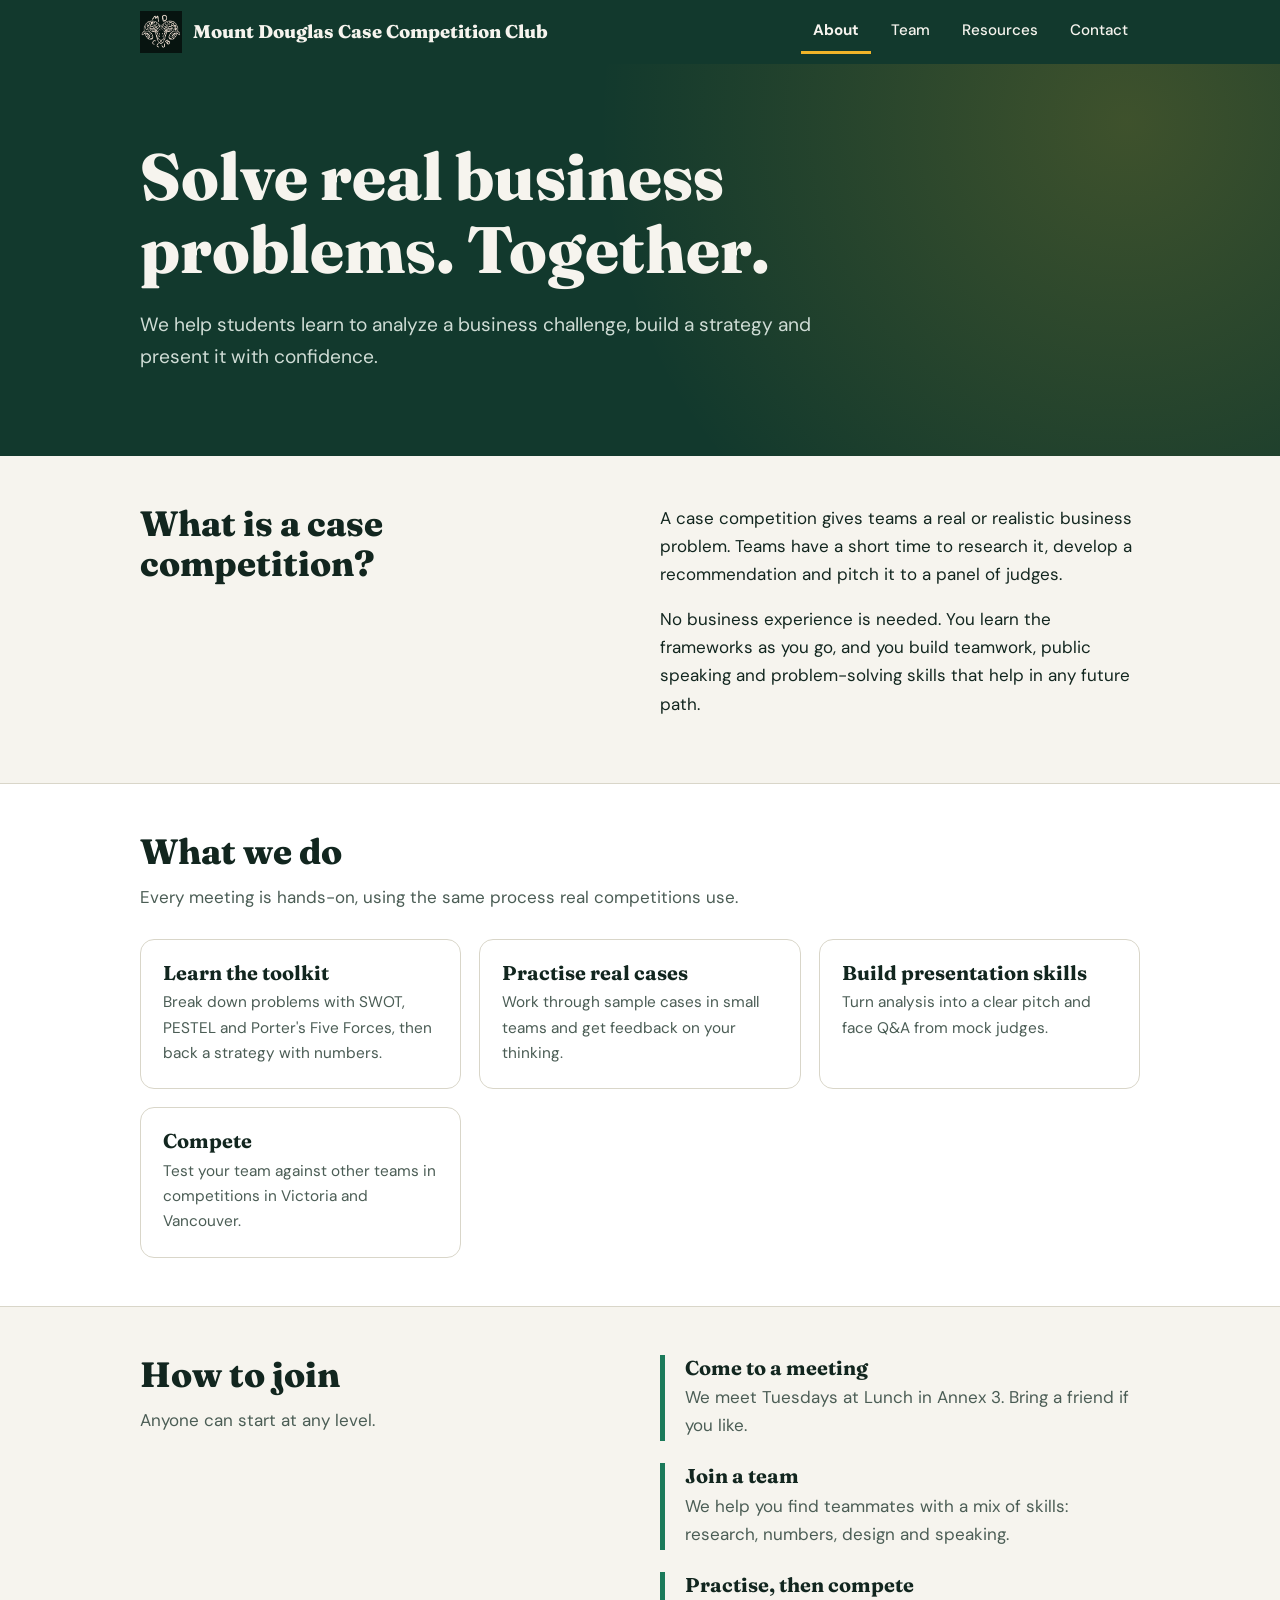
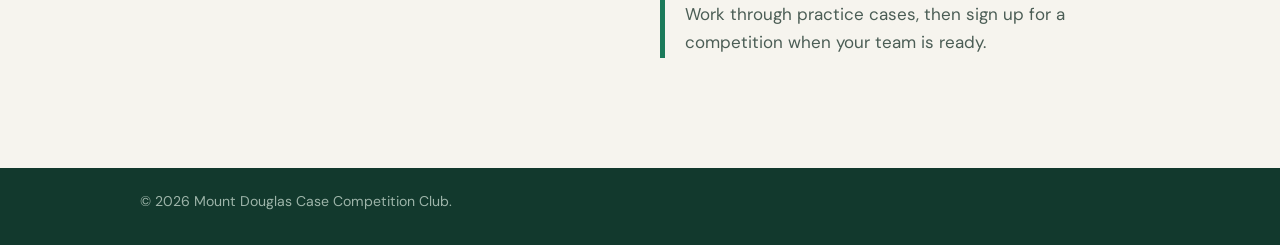
<file: index.html>
<!DOCTYPE html>
<html lang="en">
<head>
<meta charset="utf-8">
<meta name="viewport" content="width=device-width, initial-scale=1">
<title>About | Mount Douglas Case Competition Club</title>
<meta name="description" content="A student club that teaches business case analysis and presentation skills.">
<link rel="preconnect" href="https://fonts.googleapis.com">
<link rel="preconnect" href="https://fonts.gstatic.com" crossorigin>
<link href="https://fonts.googleapis.com/css2?family=Fraunces:opsz,wght@9..144,600;9..144,800&family=DM+Sans:wght@400;500;700&display=swap" rel="stylesheet">
<link rel="stylesheet" href="style.css">
<link rel="icon" type="image/png" href="assets/favicon.png">
</head>
<body>
<header><div class="wrap">
<a class="logo" href="./">
<img src="assets/mdcc-logo.png" alt="Mount Douglas Case Competition Club logo">
<span>Mount Douglas Case Competition Club</span>
</a>
<nav aria-label="Main"><a href="./" aria-current="page">About</a><a href="team/">Team</a><a href="resources/">Resources</a><a href="contact/">Contact</a></nav>
</div></header>
<main>
<div class="hero"><div class="wrap">
<h1>Solve real business problems. Together.</h1>
<p>We help students learn to analyze a business challenge, build a strategy and present it with confidence.</p>
</div></div>
<section><div class="wrap two">
<div><h2>What is a case competition?</h2></div>
<div>
<p style="margin-top:0">A case competition gives teams a real or realistic business problem. Teams have a short time to research it, develop a recommendation and pitch it to a panel of judges.</p>
<p>No business experience is needed. You learn the frameworks as you go, and you build teamwork, public speaking and problem-solving skills that help in any future path.</p>
</div></div></section>
<section class="band"><div class="wrap">
<h2>What we do</h2>
<p class="intro">Every meeting is hands-on, using the same process real competitions use.</p>
<div class="cards">
<div class="card"><h3>Learn the toolkit</h3><p>Break down problems with SWOT, PESTEL and Porter's Five Forces, then back a strategy with numbers.</p></div>
<div class="card"><h3>Practise real cases</h3><p>Work through sample cases in small teams and get feedback on your thinking.</p></div>
<div class="card"><h3>Build presentation skills</h3><p>Turn analysis into a clear pitch and face Q&amp;A from mock judges.</p></div>
<div class="card"><h3>Compete</h3><p>Test your team against other teams in competitions in Victoria and Vancouver.</p></div>
</div></div></section>
<section><div class="wrap two">
<div><h2>How to join</h2><p class="intro" style="margin-bottom:0">Anyone can start at any level.</p></div>
<div>
<div class="step"><h3>Come to a meeting</h3><p>We meet Tuesdays at Lunch in Annex 3. Bring a friend if you like.</p></div>
<div class="step"><h3>Join a team</h3><p>We help you find teammates with a mix of skills: research, numbers, design and speaking.</p></div>
<div class="step"><h3>Practise, then compete</h3><p>Work through practice cases, then sign up for a competition when your team is ready.</p></div>
</div></div></section>
</main>
<footer><div class="wrap">&copy; 2026 Mount Douglas Case Competition Club.</div></footer>
</body>
</html>
</file>
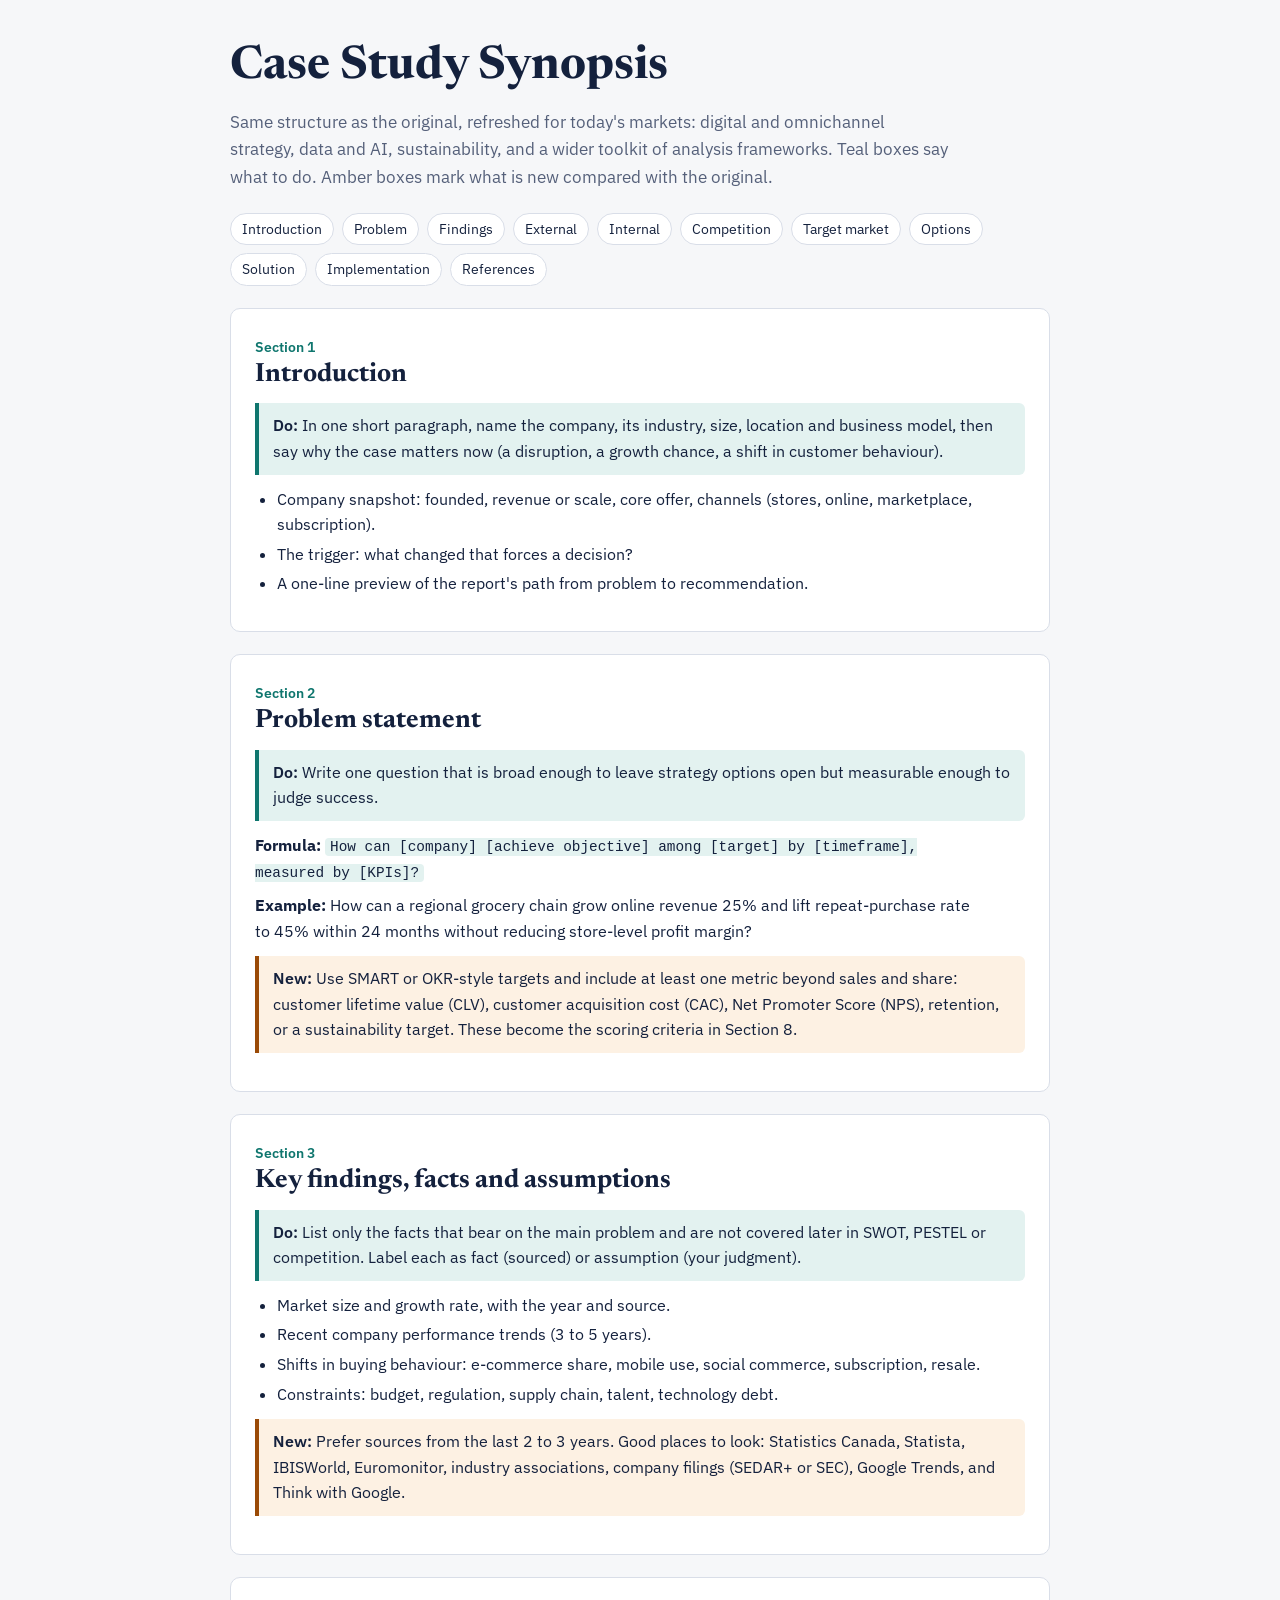
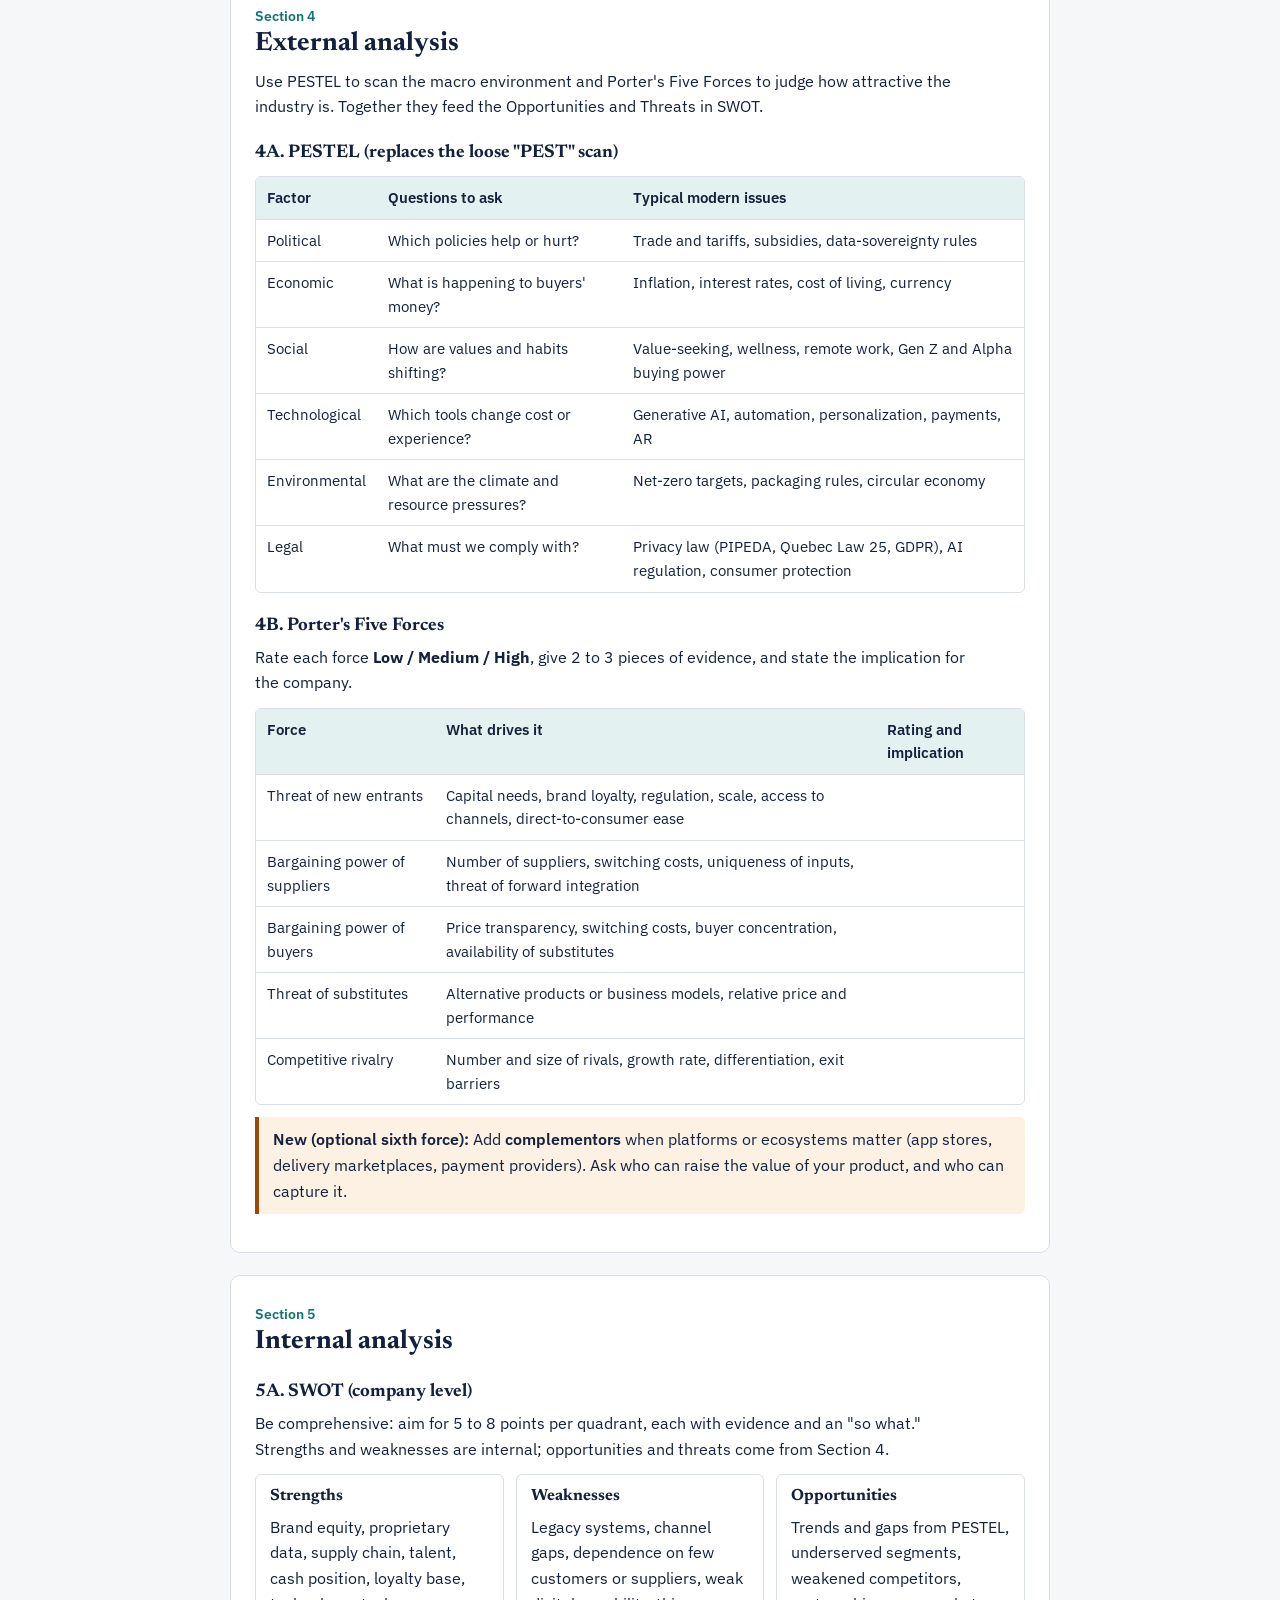
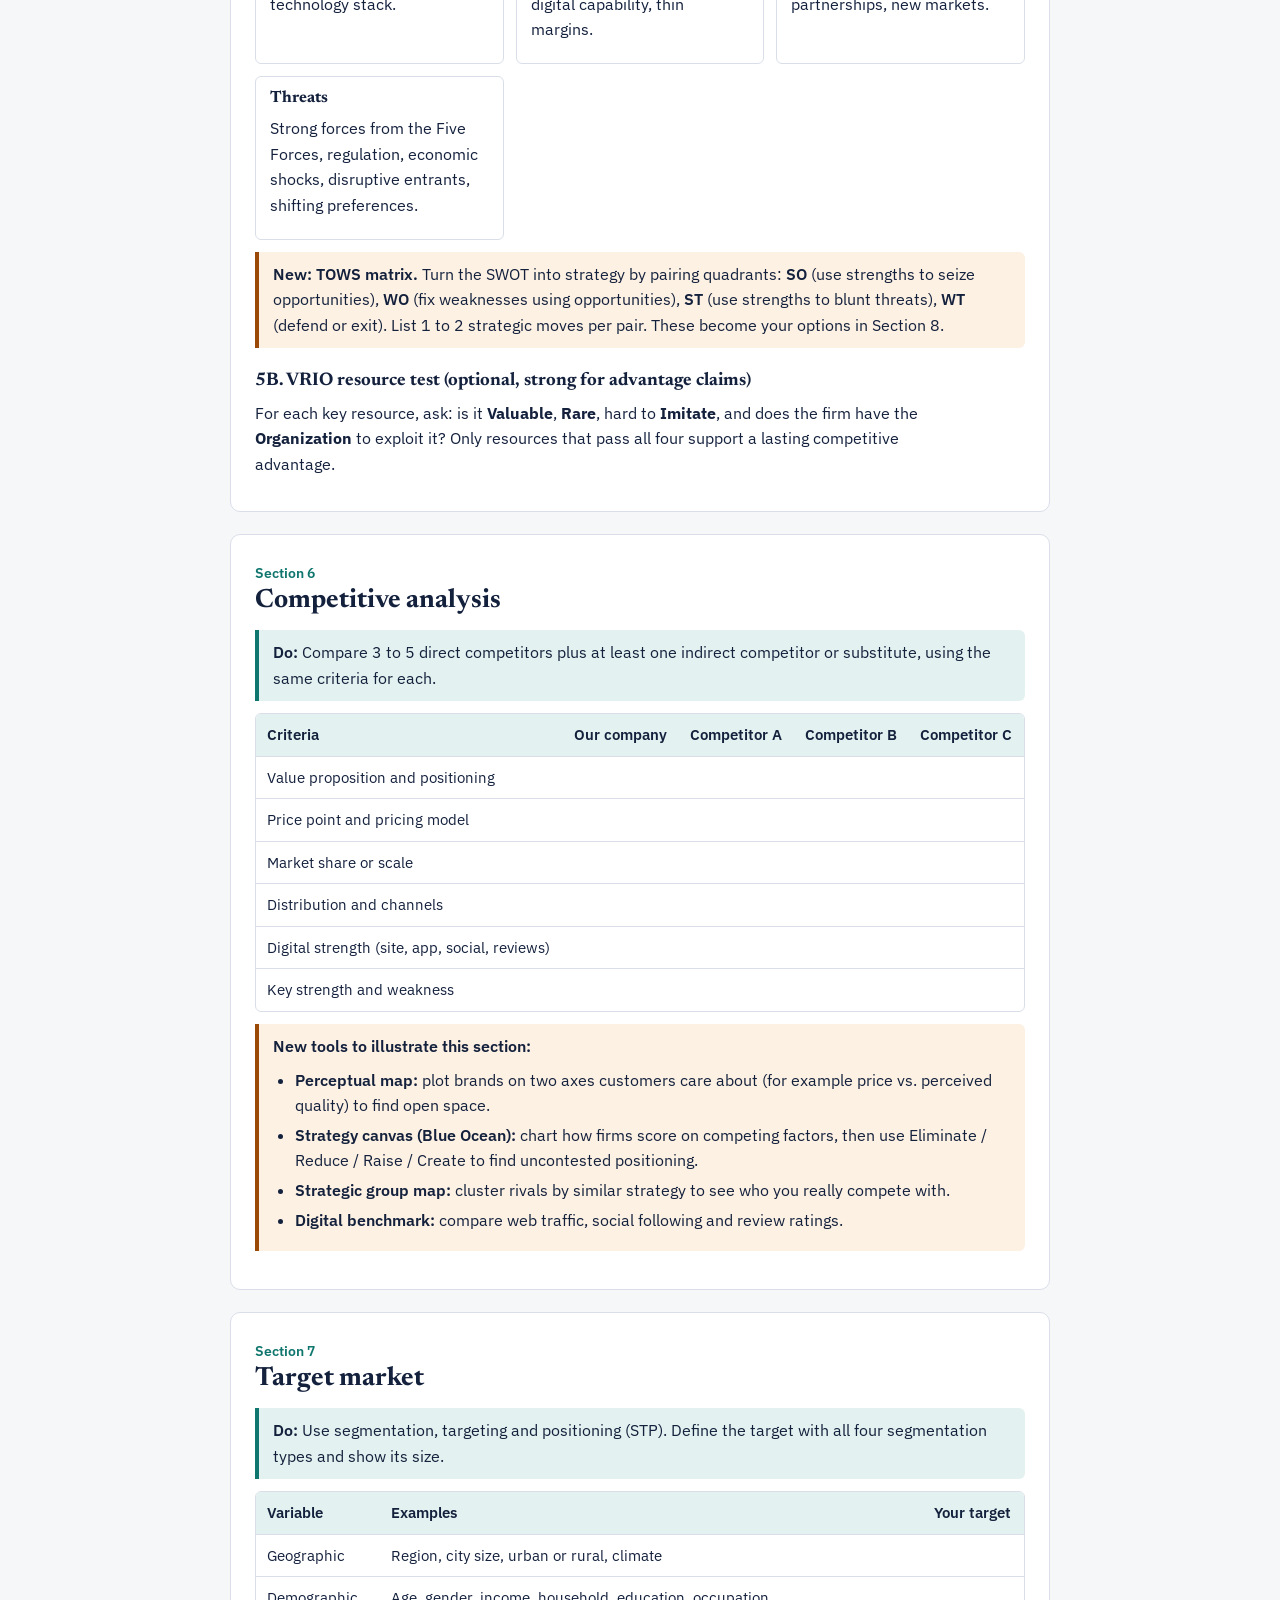
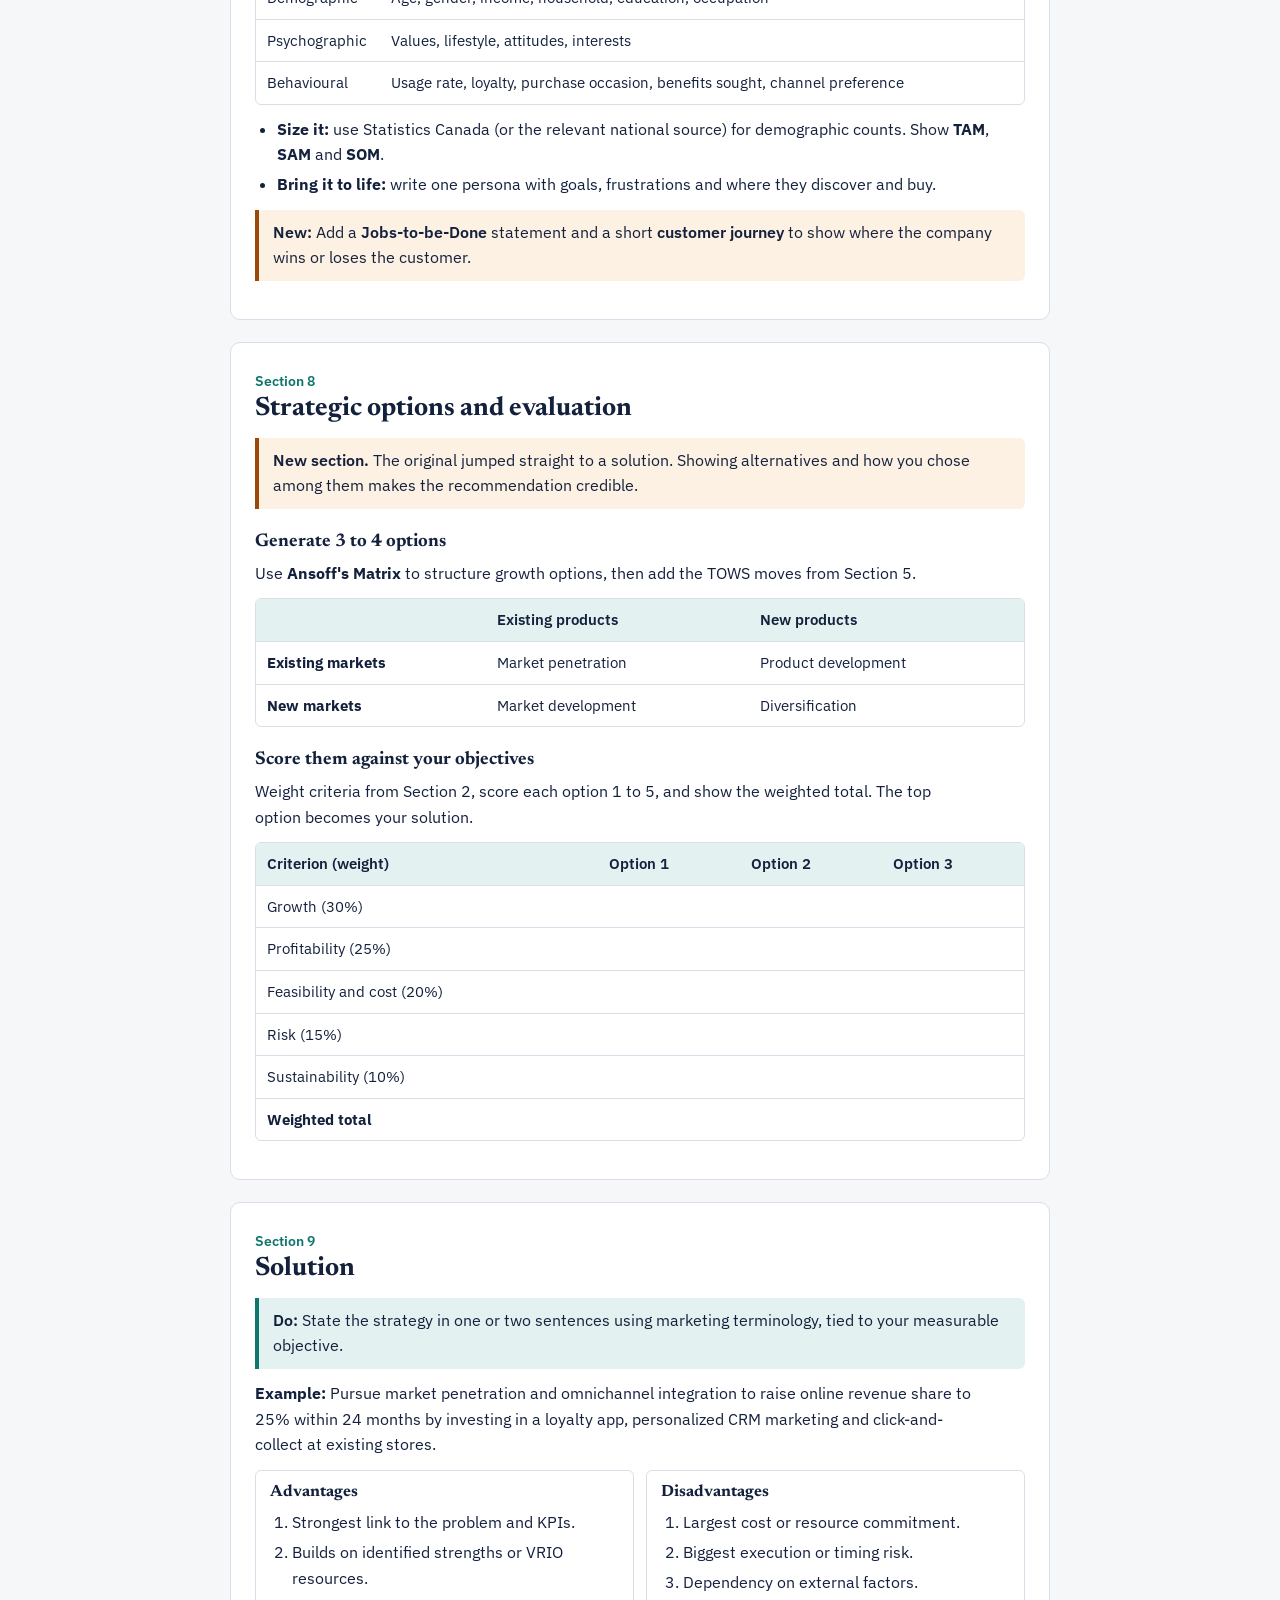
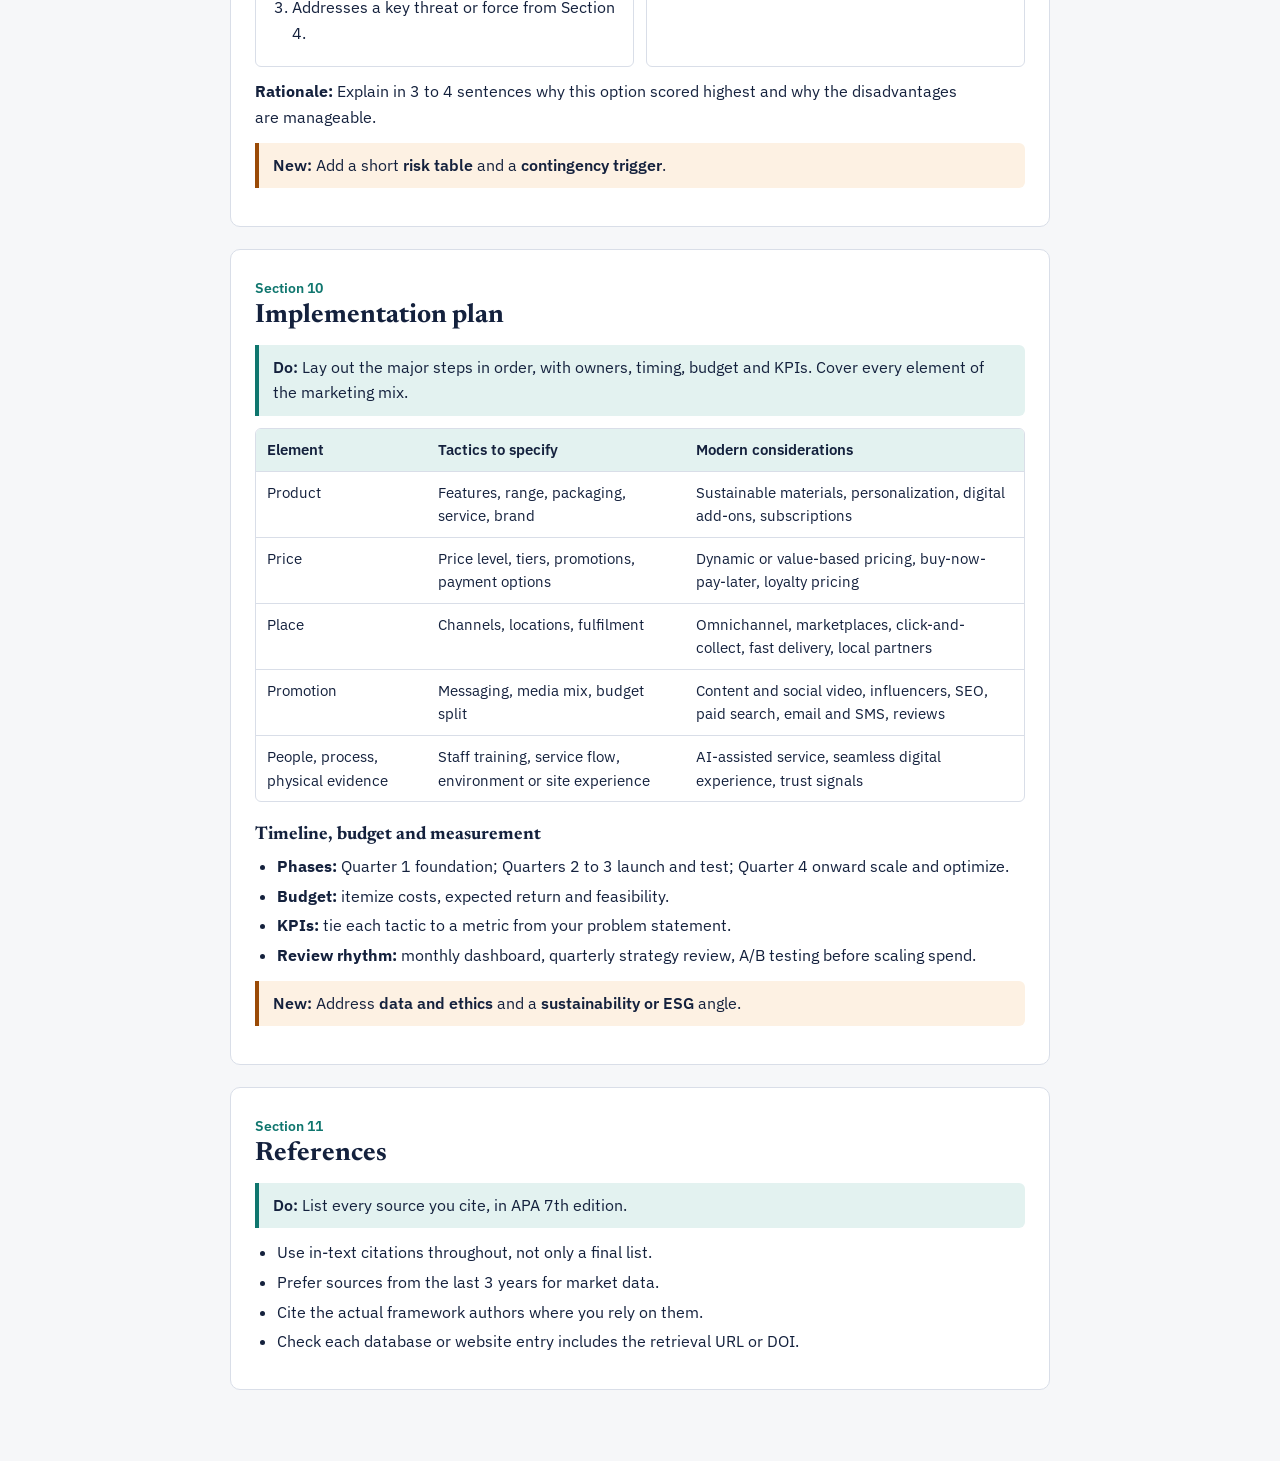
<file: case-study-synopsis/index.html>
<!DOCTYPE html>
<html lang="en">
<head>
<meta charset="utf-8">
<meta name="viewport" content="width=device-width, initial-scale=1, viewport-fit=cover">
<title>Case Study Synopsis</title>
<link rel="preconnect" href="https://fonts.googleapis.com">
<link rel="preconnect" href="https://fonts.gstatic.com" crossorigin>
<link href="https://fonts.googleapis.com/css2?family=Newsreader:opsz,wght@6..72,500;6..72,700&family=IBM+Plex+Sans:wght@400;500;600&display=swap" rel="stylesheet">
<style>
:root{--bg:#f6f7f9;--surface:#fff;--ink:#14213d;--muted:#55607a;--line:#d9dee8;--accent:#0f766e;--tint:#e3f2f0;--note:#9a4a06;--notebg:#fdf1e3;box-sizing:border-box;padding-top:env(safe-area-inset-top,0px);padding-bottom:env(safe-area-inset-bottom,0px)}
@media (prefers-color-scheme:dark){:root:not([data-theme="light"]){--bg:#0f1524;--surface:#172036;--ink:#e8ecf5;--muted:#9aa6c0;--line:#2a3550;--accent:#4fd1c0;--tint:#14333a;--note:#f3b574;--notebg:#2b2218}}
:root[data-theme="dark"]{--bg:#0f1524;--surface:#172036;--ink:#e8ecf5;--muted:#9aa6c0;--line:#2a3550;--accent:#4fd1c0;--tint:#14333a;--note:#f3b574;--notebg:#2b2218}
*,*::before,*::after{box-sizing:inherit}html{scroll-padding-top:env(safe-area-inset-top,0px)}body{margin:0;background:var(--bg);color:var(--ink);font:400 16px/1.6 "IBM Plex Sans",system-ui,sans-serif}main{max-width:860px;margin:0 auto;padding:40px 20px 72px}h1,h2,h3{font-family:Newsreader,Georgia,serif;line-height:1.2;margin:0}h1{font-size:clamp(2rem,5vw,2.9rem);font-weight:700}h2{font-size:1.65rem;font-weight:700;margin:0 0 6px}h3{font-size:1.15rem;font-weight:700;margin:22px 0 6px}p{margin:8px 0;max-width:72ch}.lede{color:var(--muted);font-size:1.08rem;margin-top:12px}section{background:var(--surface);border:1px solid var(--line);border-radius:10px;padding:26px 24px;margin-top:22px}.step{color:var(--accent);font-weight:600;font-size:.9rem;margin-bottom:2px}.do{border-left:4px solid var(--accent);background:var(--tint);padding:10px 14px;border-radius:0 6px 6px 0;margin:12px 0}.new{border-left:4px solid var(--note);background:var(--notebg);padding:10px 14px;border-radius:0 6px 6px 0;margin:12px 0}.new b,.do b{font-weight:600}ul,ol{margin:8px 0;padding-left:22px}li{margin:4px 0}.wrap{overflow-x:auto;margin:12px 0;border:1px solid var(--line);border-radius:6px}table{border-collapse:collapse;width:100%;min-width:560px;font-size:.92rem}th,td{text-align:left;vertical-align:top;padding:9px 11px;border-bottom:1px solid var(--line)}th{background:var(--tint);font-weight:600}tr:last-child td{border-bottom:0}.grid{display:grid;grid-template-columns:repeat(auto-fit,minmax(240px,1fr));gap:12px;margin:12px 0}.grid>div{border:1px solid var(--line);border-radius:6px;padding:12px 14px}.grid h3{margin-top:0;font-size:1.02rem}nav{margin-top:22px;display:flex;flex-wrap:wrap;gap:8px}nav a{color:var(--ink);text-decoration:none;border:1px solid var(--line);background:var(--surface);padding:4px 11px;border-radius:99px;font-size:.88rem}nav a:hover,nav a:focus-visible{border-color:var(--accent);outline:2px solid var(--accent);outline-offset:1px}code{background:var(--tint);padding:1px 5px;border-radius:4px;font-size:.9em}
</style>
<link rel="icon" type="image/png" href="../assets/favicon.png">
</head>
<body>
<main>
<header>
<h1>Case Study Synopsis</h1>
<p class="lede">Same structure as the original, refreshed for today's markets: digital and omnichannel strategy, data and AI, sustainability, and a wider toolkit of analysis frameworks. Teal boxes say what to do. Amber boxes mark what is new compared with the original.</p>
<nav aria-label="Sections"><a href="#s1">Introduction</a><a href="#s2">Problem</a><a href="#s3">Findings</a><a href="#s4">External</a><a href="#s5">Internal</a><a href="#s6">Competition</a><a href="#s7">Target market</a><a href="#s8">Options</a><a href="#s9">Solution</a><a href="#s10">Implementation</a><a href="#s11">References</a></nav>
</header>
<section id="s1"><div class="step">Section 1</div><h2>Introduction</h2><div class="do"><b>Do:</b> In one short paragraph, name the company, its industry, size, location and business model, then say why the case matters now (a disruption, a growth chance, a shift in customer behaviour).</div><ul><li>Company snapshot: founded, revenue or scale, core offer, channels (stores, online, marketplace, subscription).</li><li>The trigger: what changed that forces a decision?</li><li>A one-line preview of the report's path from problem to recommendation.</li></ul></section>
<section id="s2"><div class="step">Section 2</div><h2>Problem statement</h2><div class="do"><b>Do:</b> Write one question that is broad enough to leave strategy options open but measurable enough to judge success.</div><p><b>Formula:</b> <code>How can [company] [achieve objective] among [target] by [timeframe], measured by [KPIs]?</code></p><p><b>Example:</b> How can a regional grocery chain grow online revenue 25% and lift repeat-purchase rate to 45% within 24 months without reducing store-level profit margin?</p><div class="new"><b>New:</b> Use SMART or OKR-style targets and include at least one metric beyond sales and share: customer lifetime value (CLV), customer acquisition cost (CAC), Net Promoter Score (NPS), retention, or a sustainability target. These become the scoring criteria in Section 8.</div></section>
<section id="s3"><div class="step">Section 3</div><h2>Key findings, facts and assumptions</h2><div class="do"><b>Do:</b> List only the facts that bear on the main problem and are not covered later in SWOT, PESTEL or competition. Label each as fact (sourced) or assumption (your judgment).</div><ul><li>Market size and growth rate, with the year and source.</li><li>Recent company performance trends (3 to 5 years).</li><li>Shifts in buying behaviour: e-commerce share, mobile use, social commerce, subscription, resale.</li><li>Constraints: budget, regulation, supply chain, talent, technology debt.</li></ul><div class="new"><b>New:</b> Prefer sources from the last 2 to 3 years. Good places to look: Statistics Canada, Statista, IBISWorld, Euromonitor, industry associations, company filings (SEDAR+ or SEC), Google Trends, and Think with Google.</div></section>
<section id="s4"><div class="step">Section 4</div><h2>External analysis</h2><p>Use PESTEL to scan the macro environment and Porter's Five Forces to judge how attractive the industry is. Together they feed the Opportunities and Threats in SWOT.</p><h3>4A. PESTEL (replaces the loose "PEST" scan)</h3><div class="wrap"><table><tr><th>Factor</th><th>Questions to ask</th><th>Typical modern issues</th></tr><tr><td>Political</td><td>Which policies help or hurt?</td><td>Trade and tariffs, subsidies, data-sovereignty rules</td></tr><tr><td>Economic</td><td>What is happening to buyers' money?</td><td>Inflation, interest rates, cost of living, currency</td></tr><tr><td>Social</td><td>How are values and habits shifting?</td><td>Value-seeking, wellness, remote work, Gen Z and Alpha buying power</td></tr><tr><td>Technological</td><td>Which tools change cost or experience?</td><td>Generative AI, automation, personalization, payments, AR</td></tr><tr><td>Environmental</td><td>What are the climate and resource pressures?</td><td>Net-zero targets, packaging rules, circular economy</td></tr><tr><td>Legal</td><td>What must we comply with?</td><td>Privacy law (PIPEDA, Quebec Law 25, GDPR), AI regulation, consumer protection</td></tr></table></div><h3>4B. Porter's Five Forces</h3><p>Rate each force <b>Low / Medium / High</b>, give 2 to 3 pieces of evidence, and state the implication for the company.</p><div class="wrap"><table><tr><th>Force</th><th>What drives it</th><th>Rating and implication</th></tr><tr><td>Threat of new entrants</td><td>Capital needs, brand loyalty, regulation, scale, access to channels, direct-to-consumer ease</td><td></td></tr><tr><td>Bargaining power of suppliers</td><td>Number of suppliers, switching costs, uniqueness of inputs, threat of forward integration</td><td></td></tr><tr><td>Bargaining power of buyers</td><td>Price transparency, switching costs, buyer concentration, availability of substitutes</td><td></td></tr><tr><td>Threat of substitutes</td><td>Alternative products or business models, relative price and performance</td><td></td></tr><tr><td>Competitive rivalry</td><td>Number and size of rivals, growth rate, differentiation, exit barriers</td><td></td></tr></table></div><div class="new"><b>New (optional sixth force):</b> Add <b>complementors</b> when platforms or ecosystems matter (app stores, delivery marketplaces, payment providers). Ask who can raise the value of your product, and who can capture it.</div></section>
<section id="s5"><div class="step">Section 5</div><h2>Internal analysis</h2><h3>5A. SWOT (company level)</h3><p>Be comprehensive: aim for 5 to 8 points per quadrant, each with evidence and an "so what." Strengths and weaknesses are internal; opportunities and threats come from Section 4.</p><div class="grid"><div><h3>Strengths</h3><p>Brand equity, proprietary data, supply chain, talent, cash position, loyalty base, technology stack.</p></div><div><h3>Weaknesses</h3><p>Legacy systems, channel gaps, dependence on few customers or suppliers, weak digital capability, thin margins.</p></div><div><h3>Opportunities</h3><p>Trends and gaps from PESTEL, underserved segments, weakened competitors, partnerships, new markets.</p></div><div><h3>Threats</h3><p>Strong forces from the Five Forces, regulation, economic shocks, disruptive entrants, shifting preferences.</p></div></div><div class="new"><b>New: TOWS matrix.</b> Turn the SWOT into strategy by pairing quadrants: <b>SO</b> (use strengths to seize opportunities), <b>WO</b> (fix weaknesses using opportunities), <b>ST</b> (use strengths to blunt threats), <b>WT</b> (defend or exit). List 1 to 2 strategic moves per pair. These become your options in Section 8.</div><h3>5B. VRIO resource test (optional, strong for advantage claims)</h3><p>For each key resource, ask: is it <b>Valuable</b>, <b>Rare</b>, hard to <b>Imitate</b>, and does the firm have the <b>Organization</b> to exploit it? Only resources that pass all four support a lasting competitive advantage.</p></section>
<section id="s6"><div class="step">Section 6</div><h2>Competitive analysis</h2><div class="do"><b>Do:</b> Compare 3 to 5 direct competitors plus at least one indirect competitor or substitute, using the same criteria for each.</div><div class="wrap"><table><tr><th>Criteria</th><th>Our company</th><th>Competitor A</th><th>Competitor B</th><th>Competitor C</th></tr><tr><td>Value proposition and positioning</td><td></td><td></td><td></td><td></td></tr><tr><td>Price point and pricing model</td><td></td><td></td><td></td><td></td></tr><tr><td>Market share or scale</td><td></td><td></td><td></td><td></td></tr><tr><td>Distribution and channels</td><td></td><td></td><td></td><td></td></tr><tr><td>Digital strength (site, app, social, reviews)</td><td></td><td></td><td></td><td></td></tr><tr><td>Key strength and weakness</td><td></td><td></td><td></td><td></td></tr></table></div><div class="new"><b>New tools to illustrate this section:</b><ul><li><b>Perceptual map:</b> plot brands on two axes customers care about (for example price vs. perceived quality) to find open space.</li><li><b>Strategy canvas (Blue Ocean):</b> chart how firms score on competing factors, then use Eliminate / Reduce / Raise / Create to find uncontested positioning.</li><li><b>Strategic group map:</b> cluster rivals by similar strategy to see who you really compete with.</li><li><b>Digital benchmark:</b> compare web traffic, social following and review ratings.</li></ul></div></section>
<section id="s7"><div class="step">Section 7</div><h2>Target market</h2><div class="do"><b>Do:</b> Use segmentation, targeting and positioning (STP). Define the target with all four segmentation types and show its size.</div><div class="wrap"><table><tr><th>Variable</th><th>Examples</th><th>Your target</th></tr><tr><td>Geographic</td><td>Region, city size, urban or rural, climate</td><td></td></tr><tr><td>Demographic</td><td>Age, gender, income, household, education, occupation</td><td></td></tr><tr><td>Psychographic</td><td>Values, lifestyle, attitudes, interests</td><td></td></tr><tr><td>Behavioural</td><td>Usage rate, loyalty, purchase occasion, benefits sought, channel preference</td><td></td></tr></table></div><ul><li><b>Size it:</b> use Statistics Canada (or the relevant national source) for demographic counts. Show <b>TAM</b>, <b>SAM</b> and <b>SOM</b>.</li><li><b>Bring it to life:</b> write one persona with goals, frustrations and where they discover and buy.</li></ul><div class="new"><b>New:</b> Add a <b>Jobs-to-be-Done</b> statement and a short <b>customer journey</b> to show where the company wins or loses the customer.</div></section>
<section id="s8"><div class="step">Section 8</div><h2>Strategic options and evaluation</h2><div class="new"><b>New section.</b> The original jumped straight to a solution. Showing alternatives and how you chose among them makes the recommendation credible.</div><h3>Generate 3 to 4 options</h3><p>Use <b>Ansoff's Matrix</b> to structure growth options, then add the TOWS moves from Section 5.</p><div class="wrap"><table><tr><th></th><th>Existing products</th><th>New products</th></tr><tr><td><b>Existing markets</b></td><td>Market penetration</td><td>Product development</td></tr><tr><td><b>New markets</b></td><td>Market development</td><td>Diversification</td></tr></table></div><h3>Score them against your objectives</h3><p>Weight criteria from Section 2, score each option 1 to 5, and show the weighted total. The top option becomes your solution.</p><div class="wrap"><table><tr><th>Criterion (weight)</th><th>Option 1</th><th>Option 2</th><th>Option 3</th></tr><tr><td>Growth (30%)</td><td></td><td></td><td></td></tr><tr><td>Profitability (25%)</td><td></td><td></td><td></td></tr><tr><td>Feasibility and cost (20%)</td><td></td><td></td><td></td></tr><tr><td>Risk (15%)</td><td></td><td></td><td></td></tr><tr><td>Sustainability (10%)</td><td></td><td></td><td></td></tr><tr><td><b>Weighted total</b></td><td></td><td></td><td></td></tr></table></div></section>
<section id="s9"><div class="step">Section 9</div><h2>Solution</h2><div class="do"><b>Do:</b> State the strategy in one or two sentences using marketing terminology, tied to your measurable objective.</div><p><b>Example:</b> Pursue market penetration and omnichannel integration to raise online revenue share to 25% within 24 months by investing in a loyalty app, personalized CRM marketing and click-and-collect at existing stores.</p><div class="grid"><div><h3>Advantages</h3><ol><li>Strongest link to the problem and KPIs.</li><li>Builds on identified strengths or VRIO resources.</li><li>Addresses a key threat or force from Section 4.</li></ol></div><div><h3>Disadvantages</h3><ol><li>Largest cost or resource commitment.</li><li>Biggest execution or timing risk.</li><li>Dependency on external factors.</li></ol></div></div><p><b>Rationale:</b> Explain in 3 to 4 sentences why this option scored highest and why the disadvantages are manageable.</p><div class="new"><b>New:</b> Add a short <b>risk table</b> and a <b>contingency trigger</b>.</div></section>
<section id="s10"><div class="step">Section 10</div><h2>Implementation plan</h2><div class="do"><b>Do:</b> Lay out the major steps in order, with owners, timing, budget and KPIs. Cover every element of the marketing mix.</div><div class="wrap"><table><tr><th>Element</th><th>Tactics to specify</th><th>Modern considerations</th></tr><tr><td>Product</td><td>Features, range, packaging, service, brand</td><td>Sustainable materials, personalization, digital add-ons, subscriptions</td></tr><tr><td>Price</td><td>Price level, tiers, promotions, payment options</td><td>Dynamic or value-based pricing, buy-now-pay-later, loyalty pricing</td></tr><tr><td>Place</td><td>Channels, locations, fulfilment</td><td>Omnichannel, marketplaces, click-and-collect, fast delivery, local partners</td></tr><tr><td>Promotion</td><td>Messaging, media mix, budget split</td><td>Content and social video, influencers, SEO, paid search, email and SMS, reviews</td></tr><tr><td>People, process, physical evidence</td><td>Staff training, service flow, environment or site experience</td><td>AI-assisted service, seamless digital experience, trust signals</td></tr></table></div><h3>Timeline, budget and measurement</h3><ul><li><b>Phases:</b> Quarter 1 foundation; Quarters 2 to 3 launch and test; Quarter 4 onward scale and optimize.</li><li><b>Budget:</b> itemize costs, expected return and feasibility.</li><li><b>KPIs:</b> tie each tactic to a metric from your problem statement.</li><li><b>Review rhythm:</b> monthly dashboard, quarterly strategy review, A/B testing before scaling spend.</li></ul><div class="new"><b>New:</b> Address <b>data and ethics</b> and a <b>sustainability or ESG</b> angle.</div></section>
<section id="s11"><div class="step">Section 11</div><h2>References</h2><div class="do"><b>Do:</b> List every source you cite, in APA 7th edition.</div><ul><li>Use in-text citations throughout, not only a final list.</li><li>Prefer sources from the last 3 years for market data.</li><li>Cite the actual framework authors where you rely on them.</li><li>Check each database or website entry includes the retrieval URL or DOI.</li></ul></section>
</main>
</body>
</html>
</file>
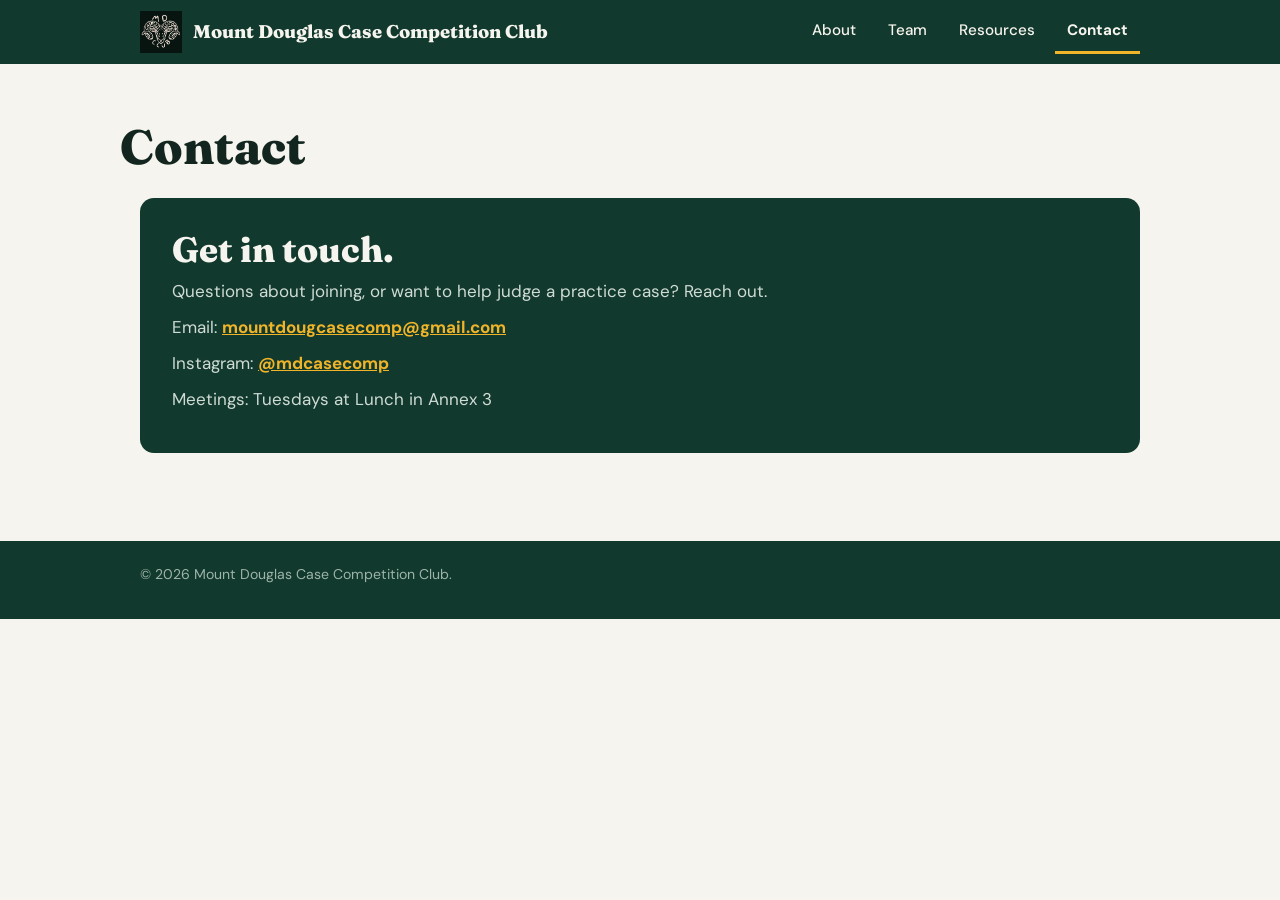
<file: contact/index.html>
<!DOCTYPE html>
<html lang="en">
<head>
<meta charset="utf-8">
<meta name="viewport" content="width=device-width, initial-scale=1">
<title>Contact | Mount Douglas Case Competition Club</title>
<meta name="description" content="How to reach the Mount Douglas Case Competition Club.">
<link rel="preconnect" href="https://fonts.googleapis.com">
<link rel="preconnect" href="https://fonts.gstatic.com" crossorigin>
<link href="https://fonts.googleapis.com/css2?family=Fraunces:opsz,wght@9..144,600;9..144,800&family=DM+Sans:wght@400;500;700&display=swap" rel="stylesheet">
<link rel="stylesheet" href="../style.css">
<link rel="icon" type="image/png" href="../assets/favicon.png">
</head>
<body>
<header><div class="wrap">
<a class="logo" href="../">
<img src="../assets/mdcc-logo.png" alt="Mount Douglas Case Competition Club logo">
<span>Mount Douglas Case Competition Club</span>
</a>
<nav aria-label="Main"><a href="../">About</a><a href="../team/">Team</a><a href="../resources/">Resources</a><a href="../contact/" aria-current="page">Contact</a></nav>
</div></header>
<main>
<div class="wrap page-title"><h1>Contact</h1></div>
<section style="padding-top:16px"><div class="wrap"><div class="contact-box">
<h2>Get in touch.</h2>
<p>Questions about joining, or want to help judge a practice case? Reach out.</p>
<p>Email: <a href="mailto:mountdougcasecomp@gmail.com">mountdougcasecomp@gmail.com</a> </p>
<p>Instagram: <a href="https://www.instagram.com/mdcasecomp">@mdcasecomp</a> </p>
<p>Meetings: Tuesdays at Lunch in Annex 3</p>
</div></div></section>
</main>
<footer><div class="wrap">&copy; 2026 Mount Douglas Case Competition Club.</div></footer>
</body>
</html>
</file>
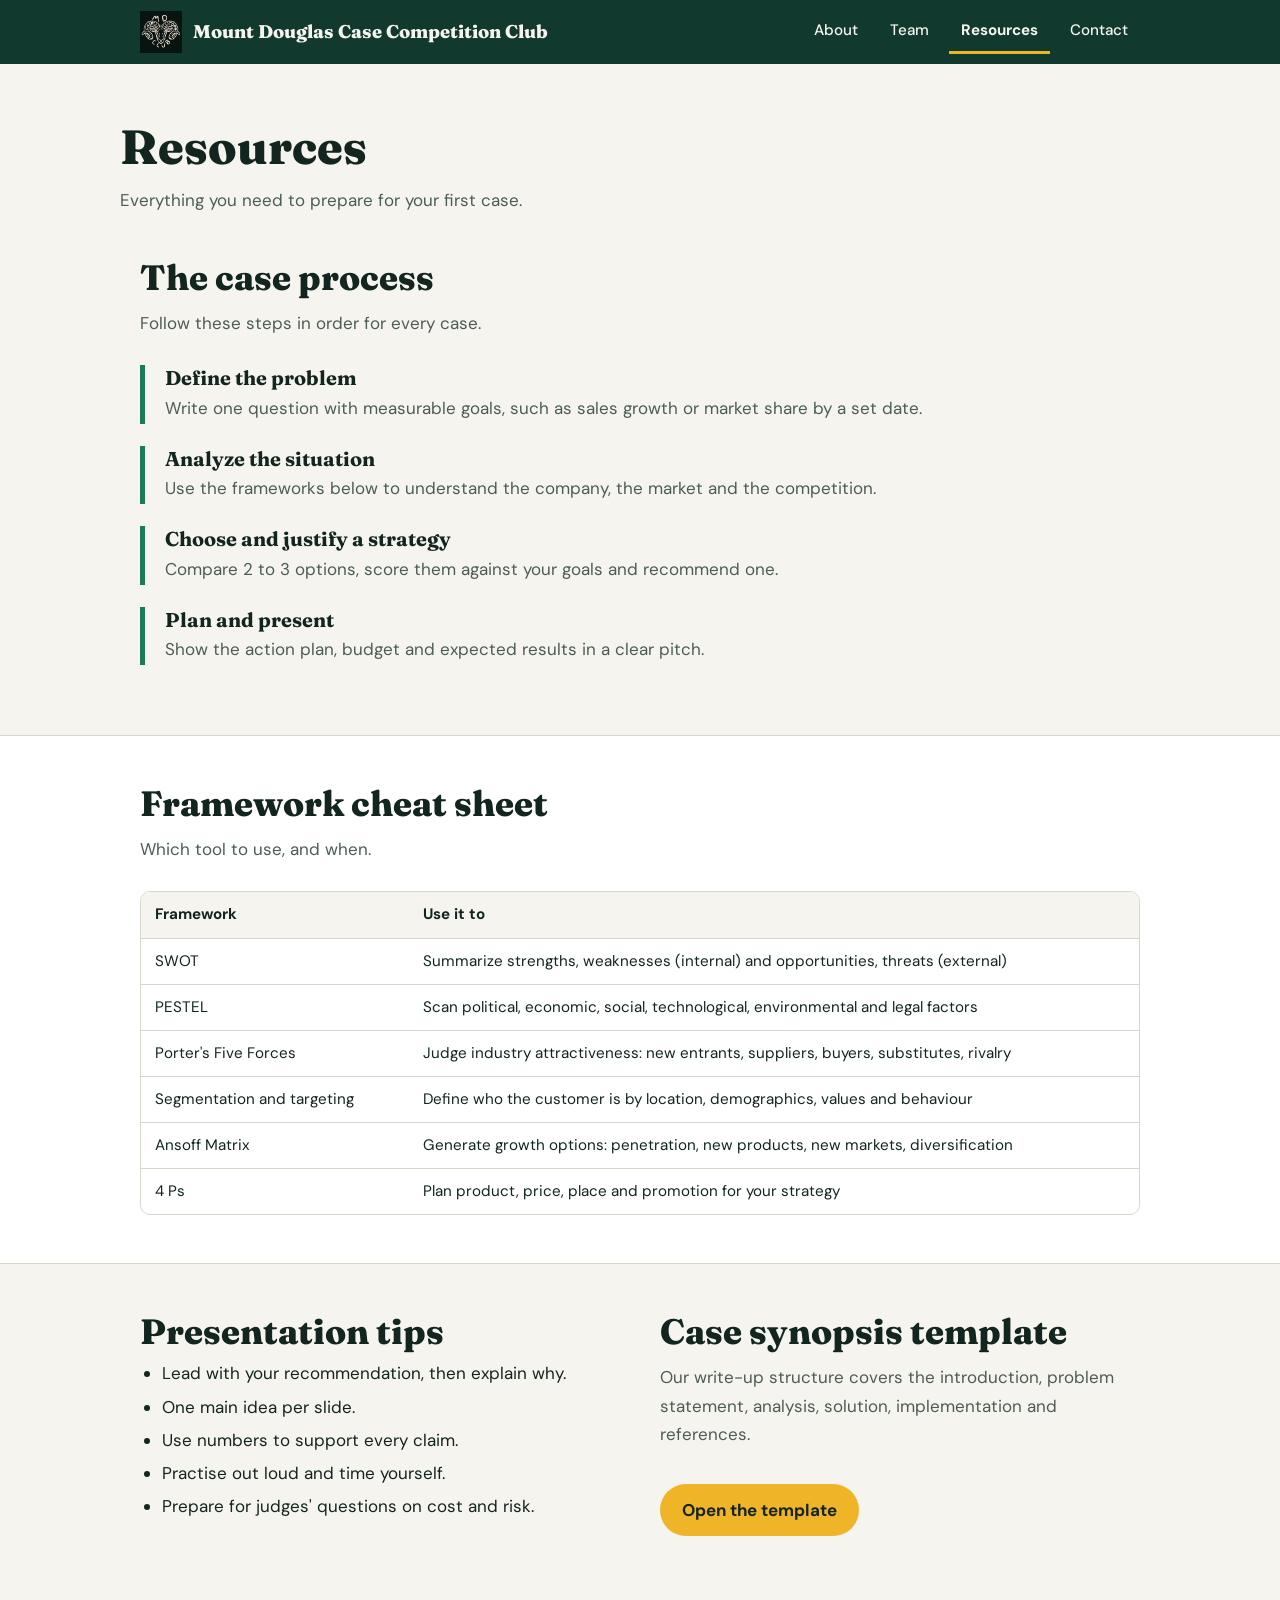
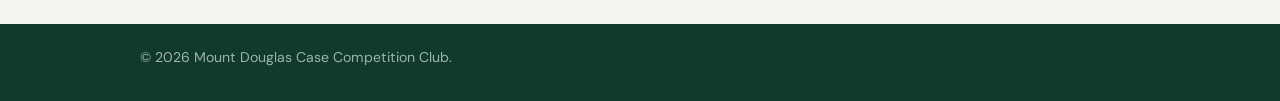
<file: resources/index.html>
<!DOCTYPE html>
<html lang="en">
<head>
<meta charset="utf-8">
<meta name="viewport" content="width=device-width, initial-scale=1">
<title>Resources | Mount Douglas Case Competition Club</title>
<meta name="description" content="Frameworks, tips and templates for preparing a business case.">
<link rel="preconnect" href="https://fonts.googleapis.com">
<link rel="preconnect" href="https://fonts.gstatic.com" crossorigin>
<link href="https://fonts.googleapis.com/css2?family=Fraunces:opsz,wght@9..144,600;9..144,800&family=DM+Sans:wght@400;500;700&display=swap" rel="stylesheet">
<link rel="stylesheet" href="../style.css">
<link rel="icon" type="image/png" href="../assets/favicon.png">
</head>
<body>
<header><div class="wrap">
<a class="logo" href="../">
<img src="../assets/mdcc-logo.png" alt="Mount Douglas Case Competition Club logo">
<span>Mount Douglas Case Competition Club</span>
</a>
<nav aria-label="Main"><a href="../">About</a><a href="../team/">Team</a><a href="../resources/" aria-current="page">Resources</a><a href="../contact/">Contact</a></nav>
</div></header>
<main>
<div class="wrap page-title"><h1>Resources</h1><p class="intro">Everything you need to prepare for your first case.</p></div>
<section style="padding-top:8px"><div class="wrap">
<h2>The case process</h2>
<p class="intro">Follow these steps in order for every case.</p>
<div class="step"><h3>Define the problem</h3><p>Write one question with measurable goals, such as sales growth or market share by a set date.</p></div>
<div class="step"><h3>Analyze the situation</h3><p>Use the frameworks below to understand the company, the market and the competition.</p></div>
<div class="step"><h3>Choose and justify a strategy</h3><p>Compare 2 to 3 options, score them against your goals and recommend one.</p></div>
<div class="step"><h3>Plan and present</h3><p>Show the action plan, budget and expected results in a clear pitch.</p></div>
</div></section>
<section class="band"><div class="wrap">
<h2>Framework cheat sheet</h2>
<p class="intro">Which tool to use, and when.</p>
<div class="wrapt"><table>
<tr><th>Framework</th><th>Use it to</th></tr>
<tr><td>SWOT</td><td>Summarize strengths, weaknesses (internal) and opportunities, threats (external)</td></tr>
<tr><td>PESTEL</td><td>Scan political, economic, social, technological, environmental and legal factors</td></tr>
<tr><td>Porter's Five Forces</td><td>Judge industry attractiveness: new entrants, suppliers, buyers, substitutes, rivalry</td></tr>
<tr><td>Segmentation and targeting</td><td>Define who the customer is by location, demographics, values and behaviour</td></tr>
<tr><td>Ansoff Matrix</td><td>Generate growth options: penetration, new products, new markets, diversification</td></tr>
<tr><td>4 Ps</td><td>Plan product, price, place and promotion for your strategy</td></tr>
</table></div>
</div></section>
<section><div class="wrap two">
<div><h2>Presentation tips</h2>
<ul><li>Lead with your recommendation, then explain why.</li><li>One main idea per slide.</li><li>Use numbers to support every claim.</li><li>Practise out loud and time yourself.</li><li>Prepare for judges' questions on cost and risk.</li></ul></div>
<div><h2>Case synopsis template</h2>
<p class="intro">Our write-up structure covers the introduction, problem statement, analysis, solution, implementation and references.</p>
<a class="btn" href="../case-study-synopsis/">Open the template</a></div>
</div></section>
</main>
<footer><div class="wrap">&copy; 2026 Mount Douglas Case Competition Club.</div></footer>
</body>
</html>
</file>
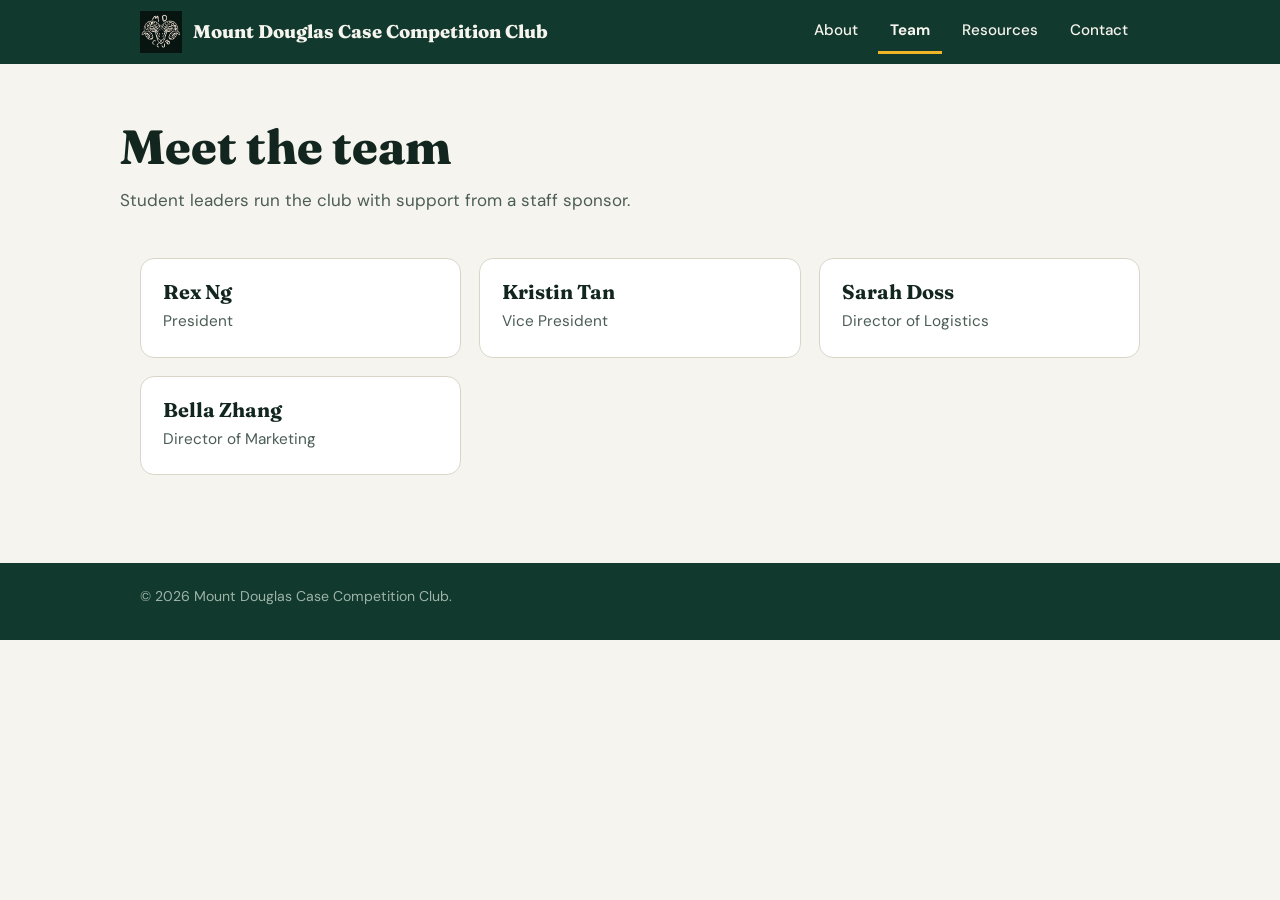
<file: team/index.html>
<!DOCTYPE html>
<html lang="en">
<head>
<meta charset="utf-8">
<meta name="viewport" content="width=device-width, initial-scale=1">
<title>Team | Mount Douglas Case Competition Club</title>
<meta name="description" content="Meet the student leaders of the Mount Douglas Case Competition Club.">
<link rel="preconnect" href="https://fonts.googleapis.com">
<link rel="preconnect" href="https://fonts.gstatic.com" crossorigin>
<link href="https://fonts.googleapis.com/css2?family=Fraunces:opsz,wght@9..144,600;9..144,800&family=DM+Sans:wght@400;500;700&display=swap" rel="stylesheet">
<link rel="stylesheet" href="../style.css">
<link rel="icon" type="image/png" href="../assets/favicon.png">
</head>
<body>
<header><div class="wrap">
<a class="logo" href="../">
<img src="../assets/mdcc-logo.png" alt="Mount Douglas Case Competition Club logo">
<span>Mount Douglas Case Competition Club</span>
</a>
<nav aria-label="Main"><a href="../">About</a><a href="../team/" aria-current="page">Team</a><a href="../resources/">Resources</a><a href="../contact/">Contact</a></nav>
</div></header>
<main>
<div class="wrap page-title"><h1>Meet the team</h1><p class="intro">Student leaders run the club with support from a staff sponsor.</p></div>
<section style="padding-top:8px"><div class="wrap"><div class="cards">
<div class="card"><h3>Rex Ng</h3><p>President</p></div>
<div class="card"><h3>Kristin Tan</h3><p>Vice President</p></div>
<div class="card"><h3>Sarah Doss</h3><p>Director of Logistics</p></div>
<div class="card"><h3>Bella Zhang</h3><p>Director of Marketing</p></div>
</div></div></section>
</main>
<footer><div class="wrap">&copy; 2026 Mount Douglas Case Competition Club.</div></footer>
</body>
</html>
</file>
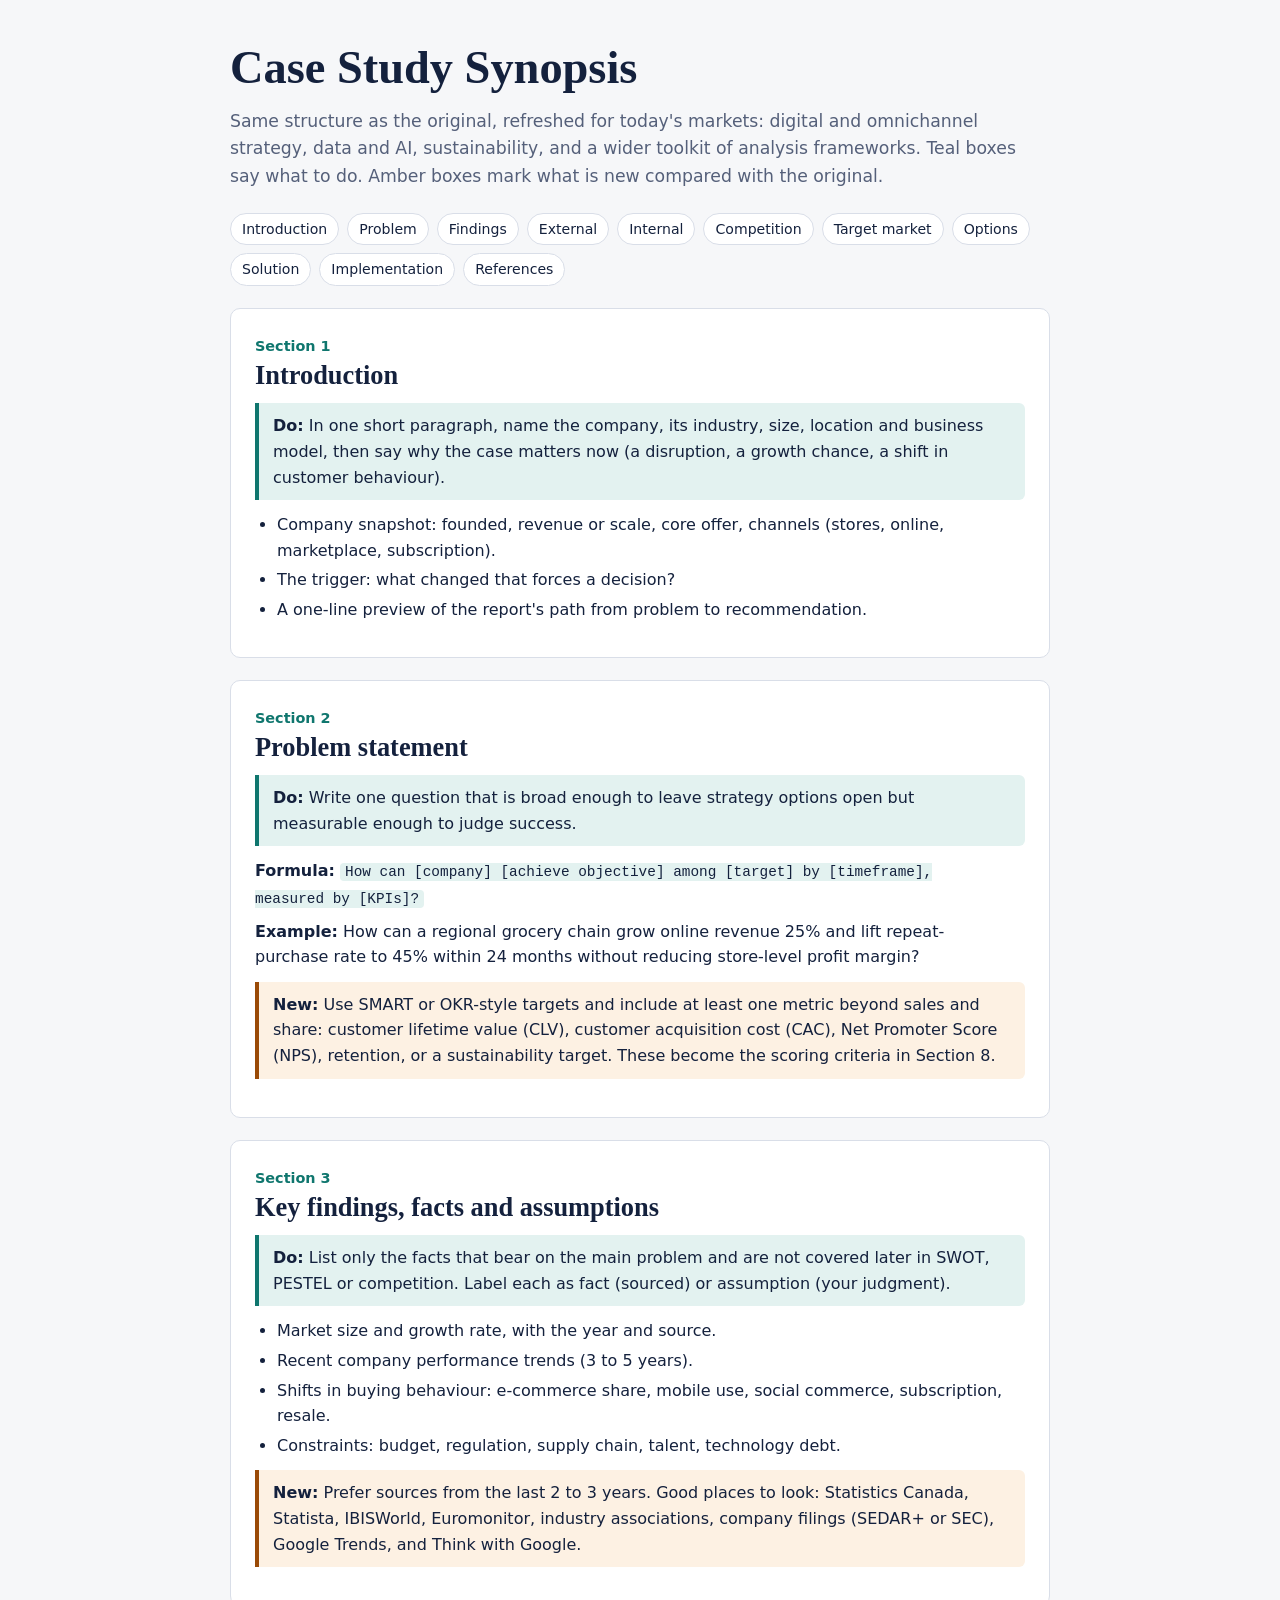
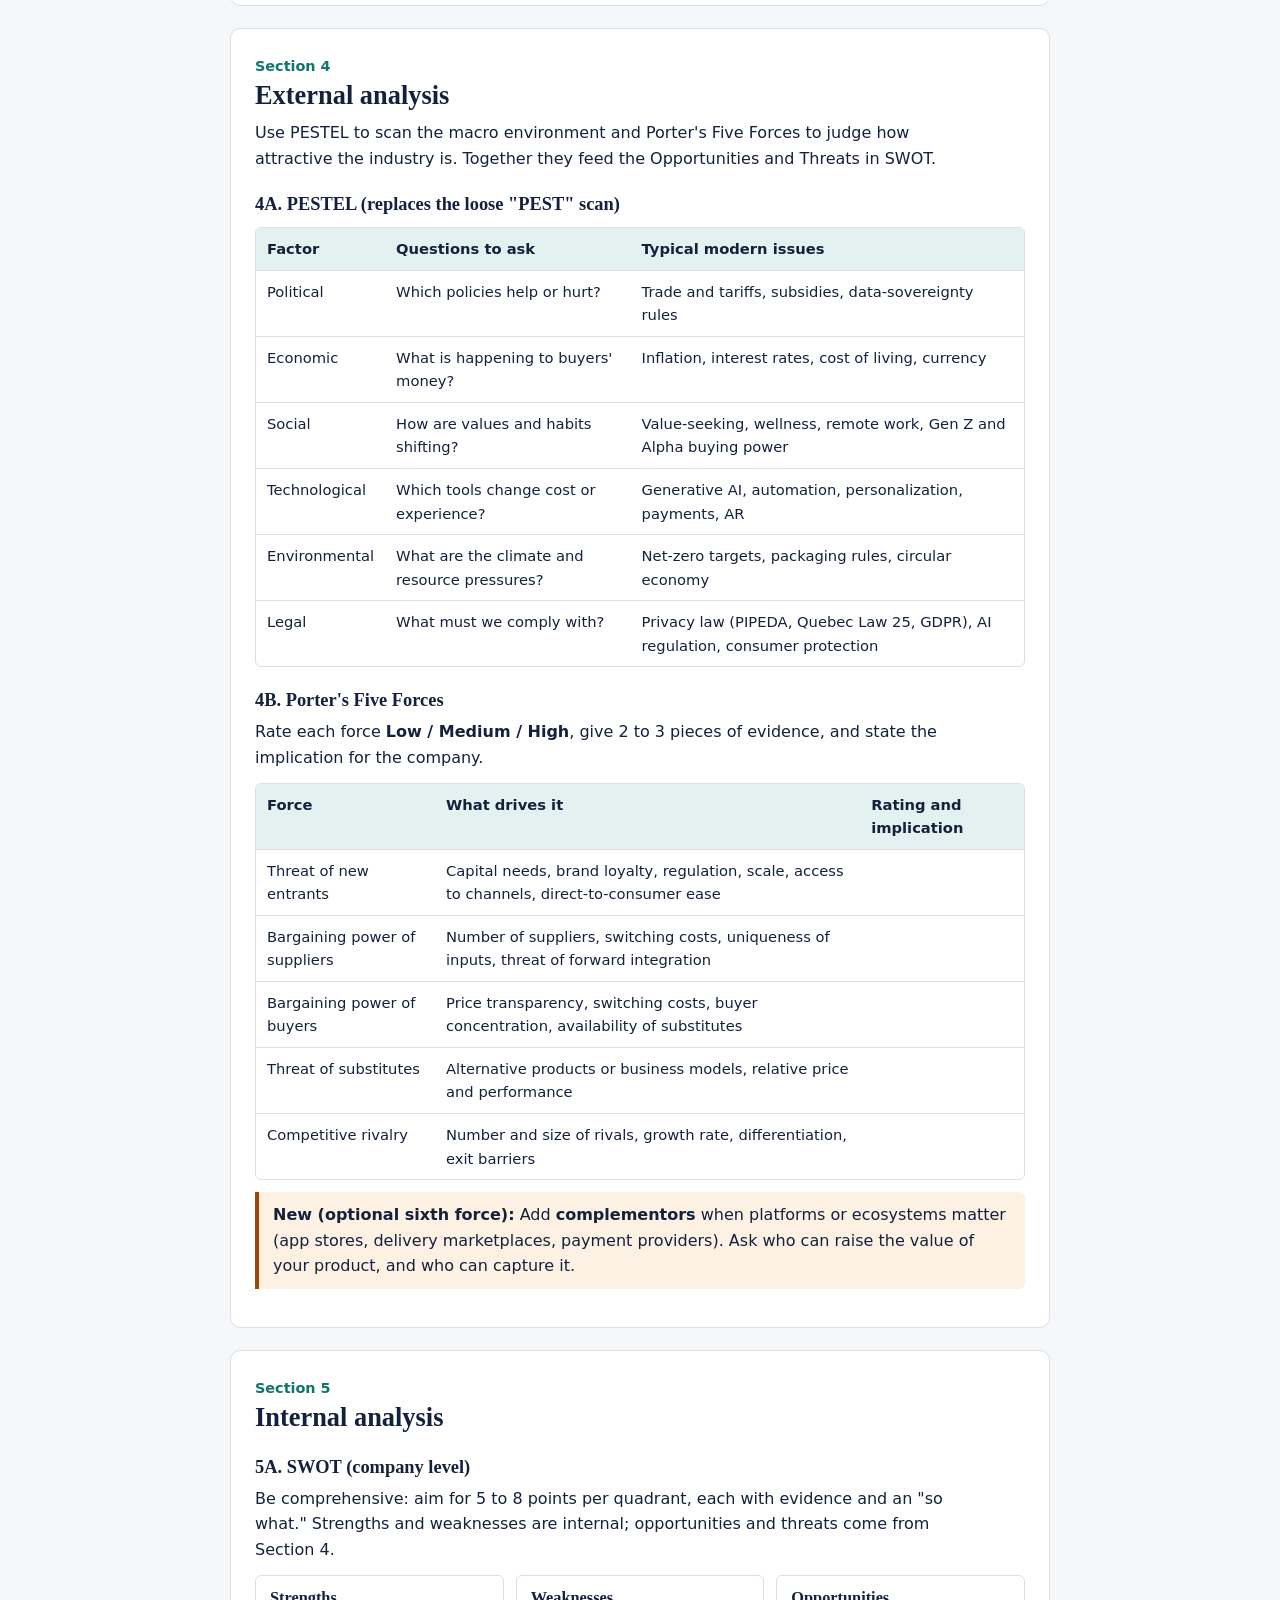
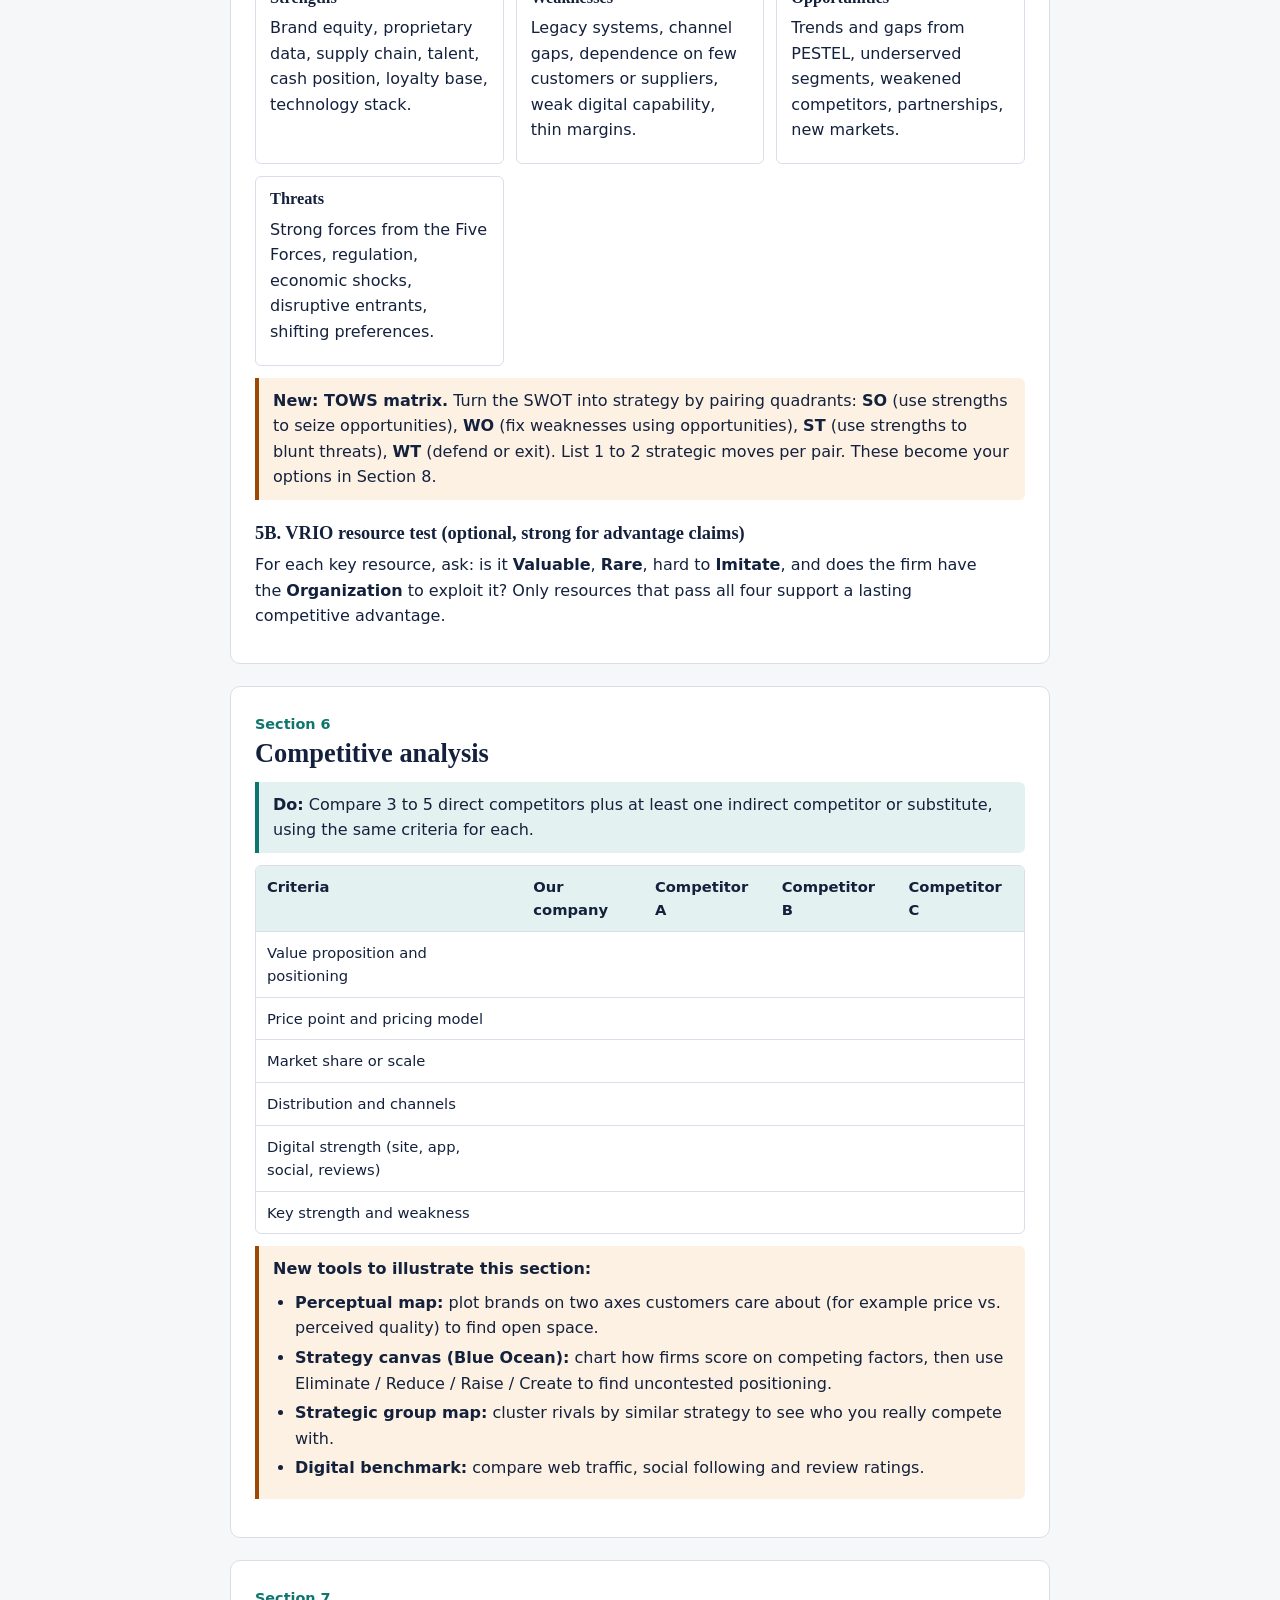
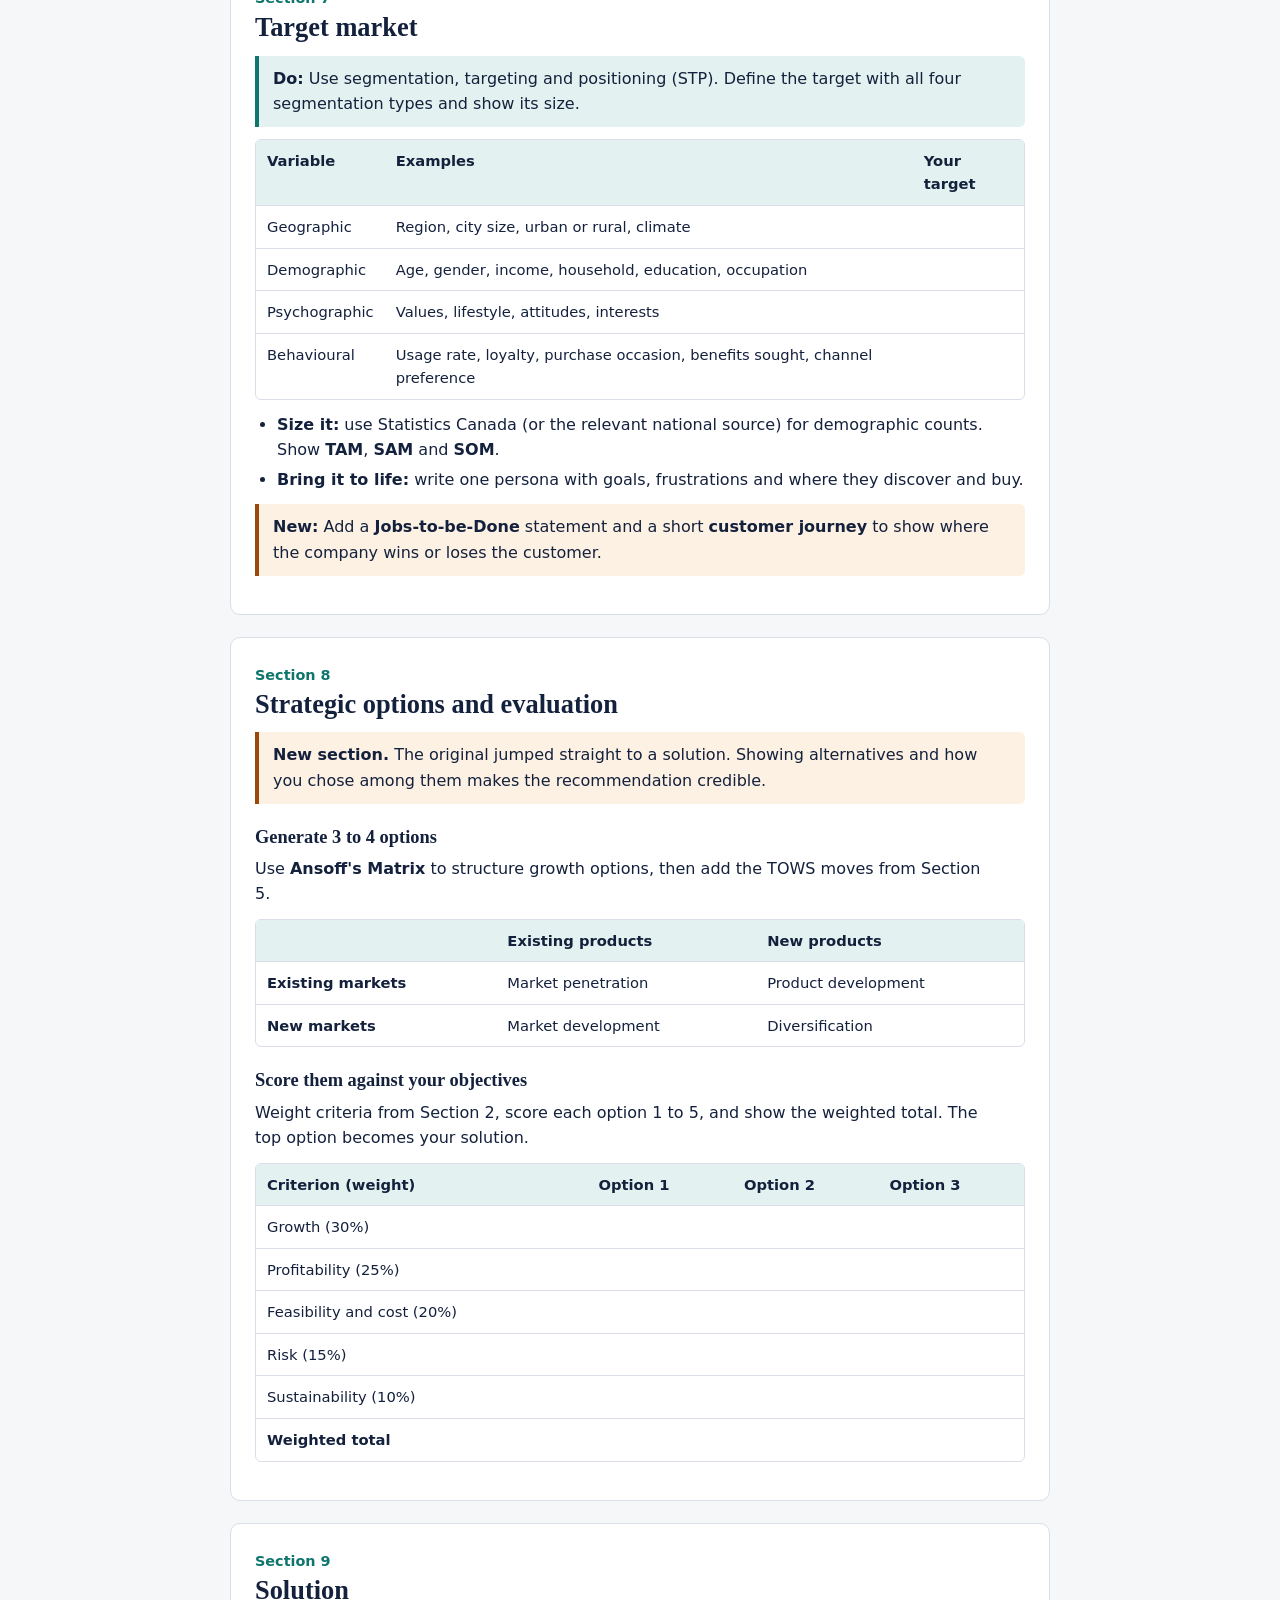
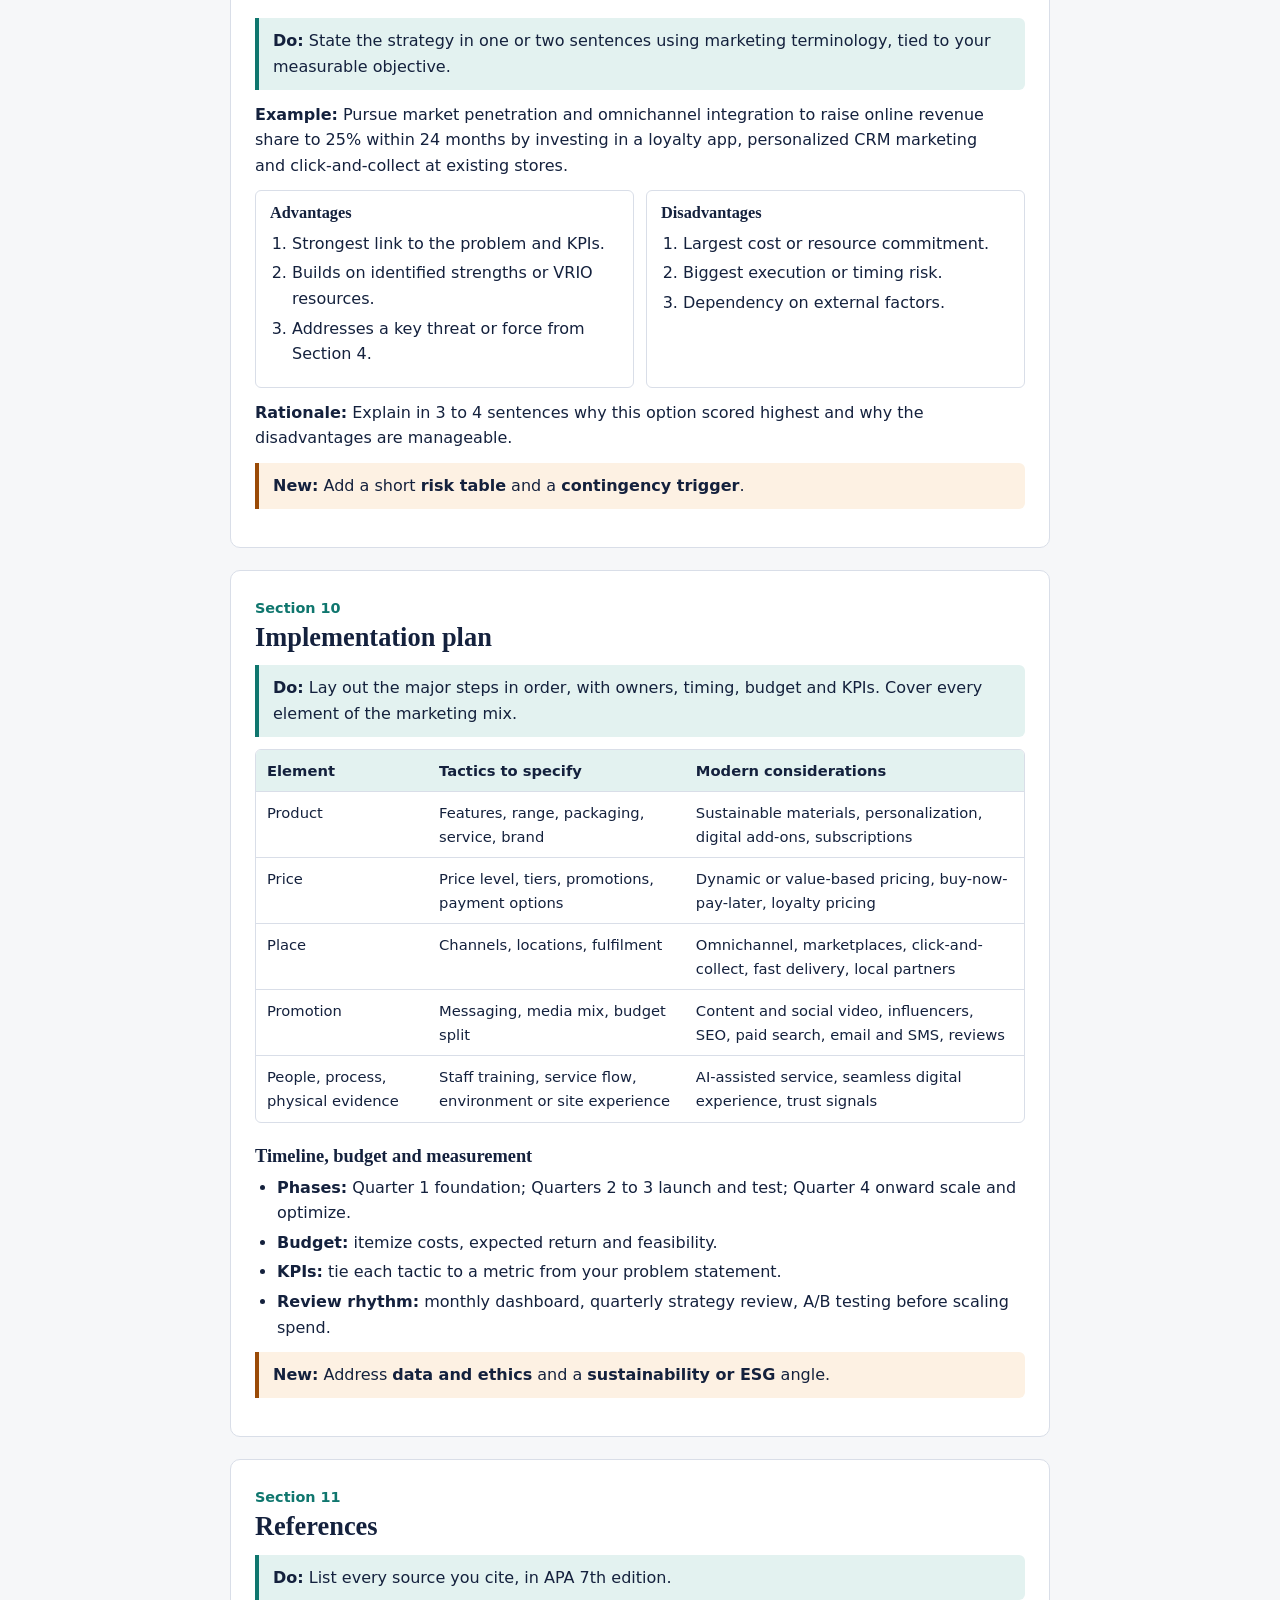
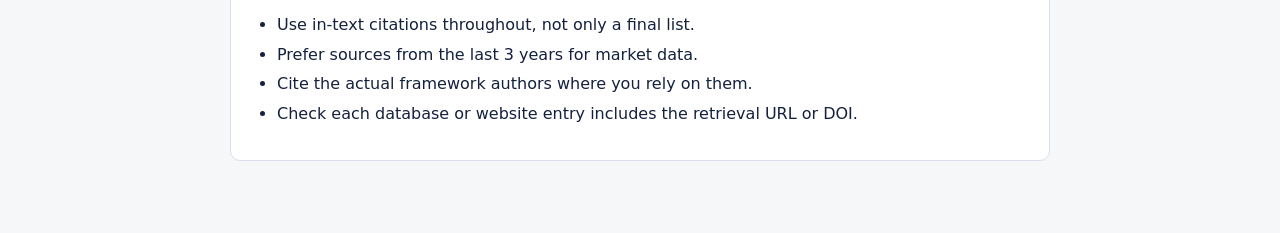
<file: Case Study Synopsis (Updated Template).html>
<!DOCTYPE html>
<html lang="en">
<head>
<meta charset="utf-8">
<meta http-equiv="refresh" content="0; url=case-study-synopsis/">
<link rel="canonical" href="case-study-synopsis/">
<title>Redirecting…</title>
</head>
<body>
<p>Redirecting to <a href="case-study-synopsis/">/case-study-synopsis/</a>…</p>
</body>
</html>
</file>
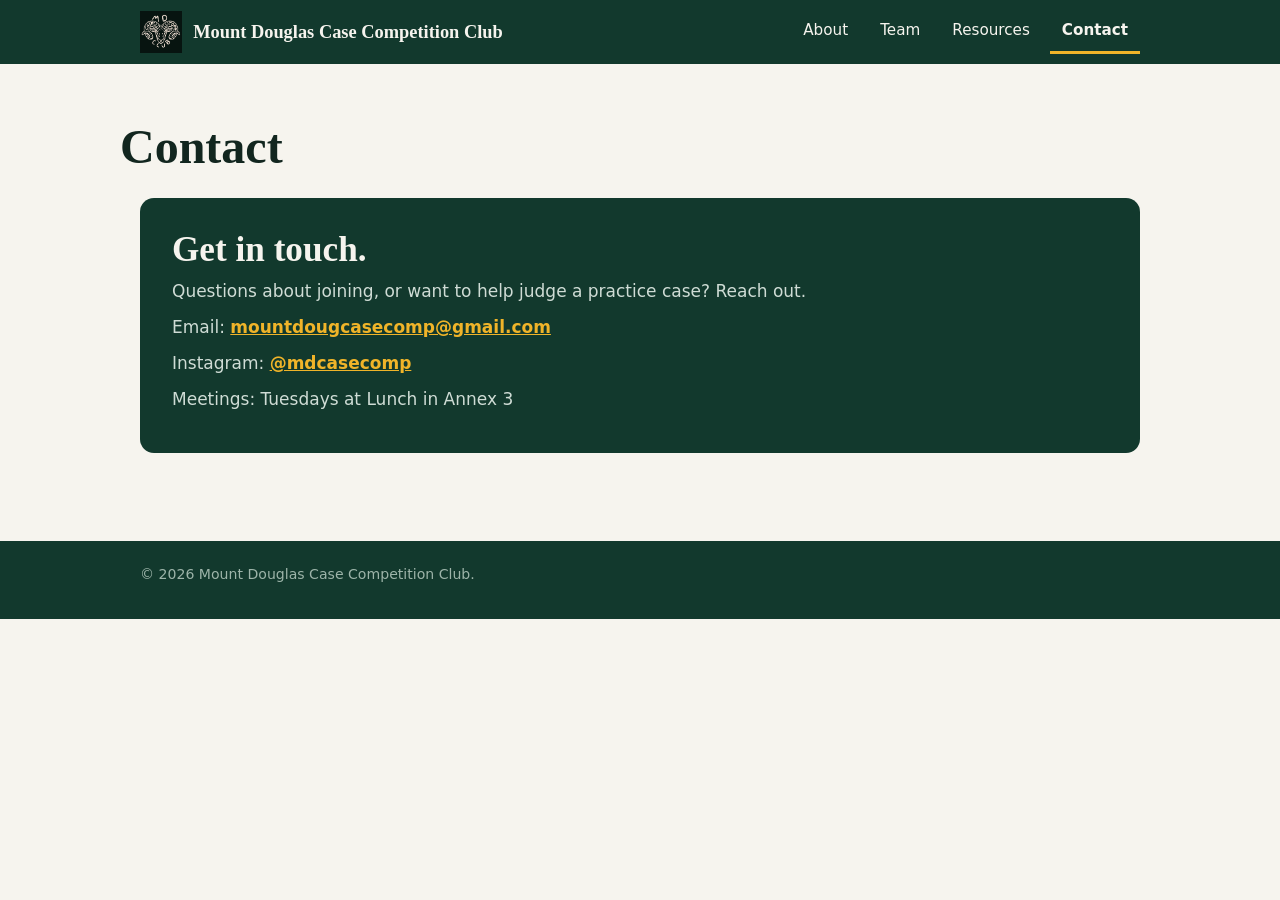
<file: contact.html>
<!DOCTYPE html>
<html lang="en">
<head>
<meta charset="utf-8">
<meta http-equiv="refresh" content="0; url=contact/">
<link rel="canonical" href="contact/">
<title>Redirecting…</title>
</head>
<body>
<p>Redirecting to <a href="contact/">/contact/</a>…</p>
</body>
</html>
</file>
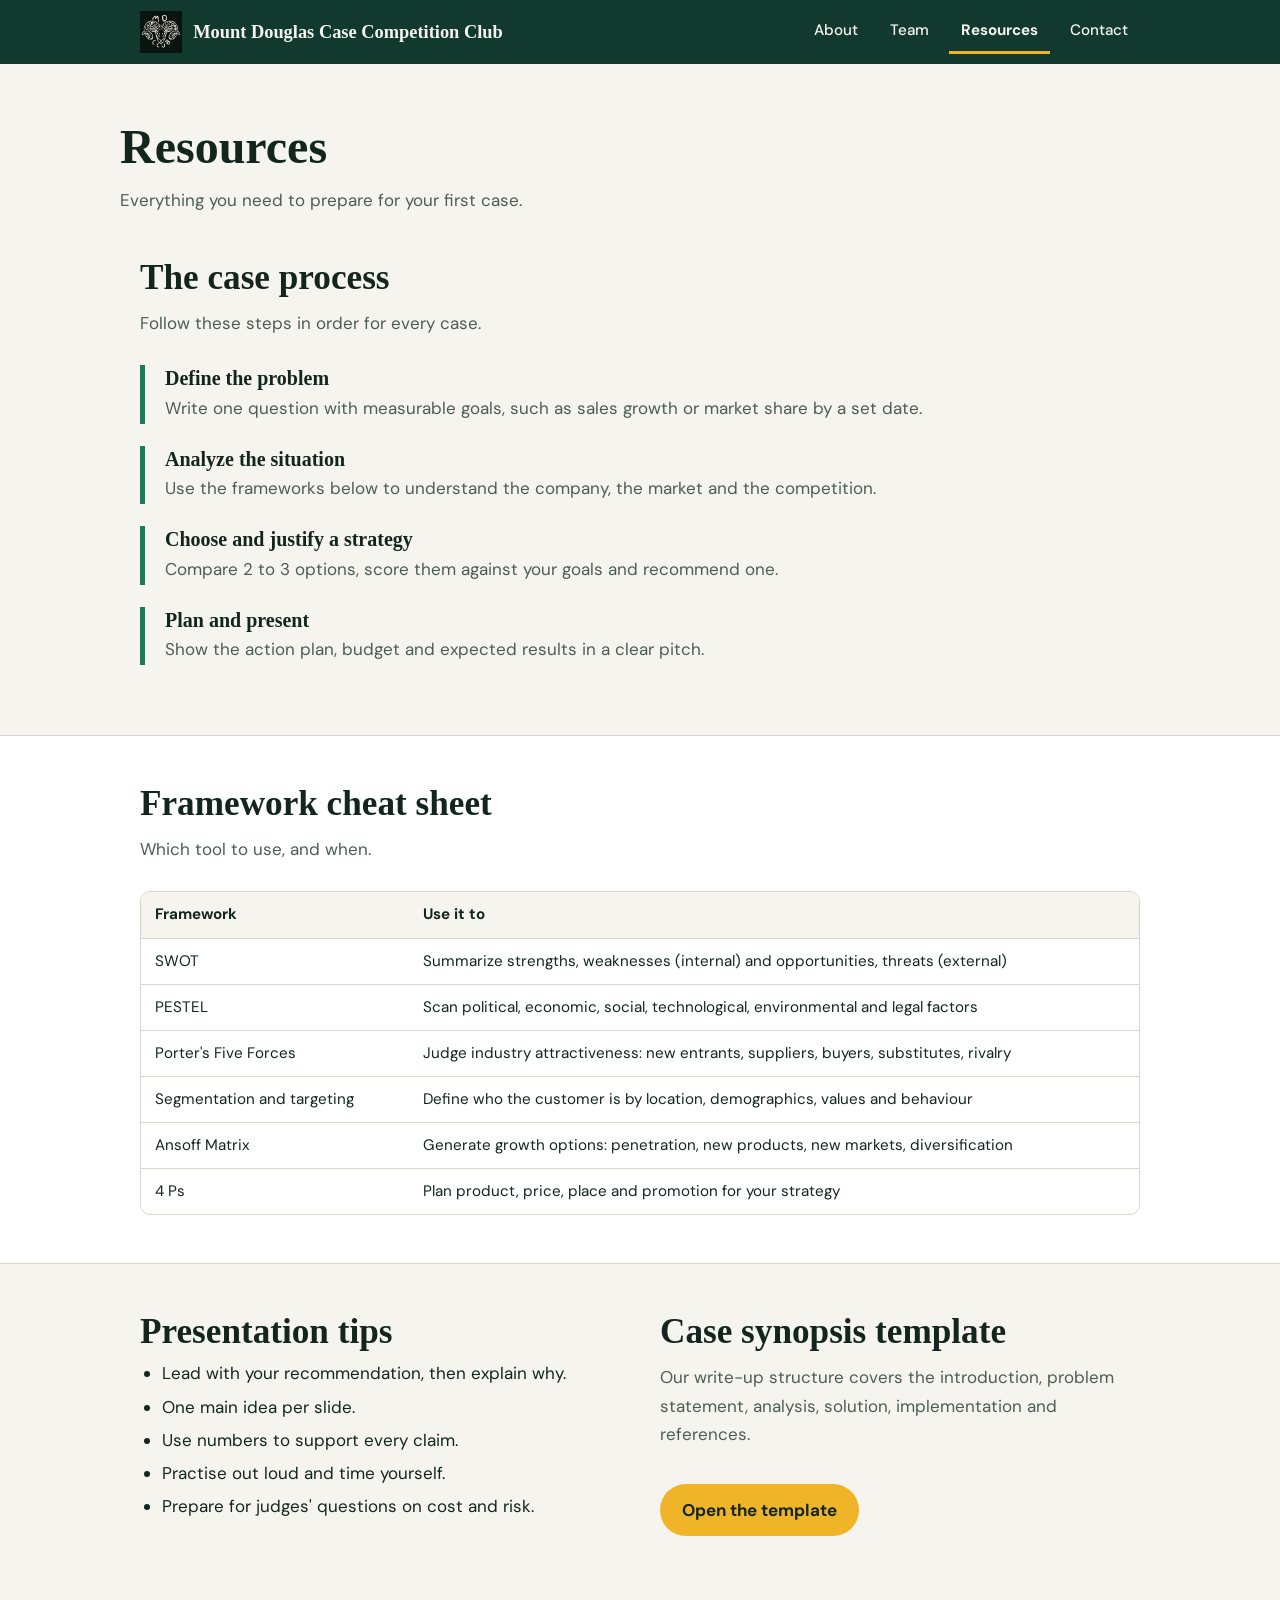
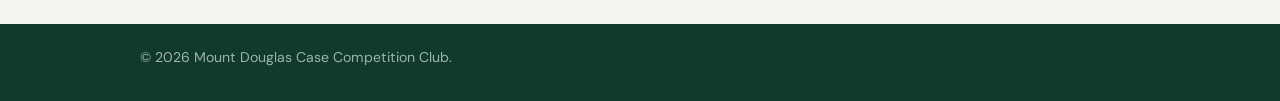
<file: resources.html>
<!DOCTYPE html>
<html lang="en">
<head>
<meta charset="utf-8">
<meta http-equiv="refresh" content="0; url=resources/">
<link rel="canonical" href="resources/">
<title>Redirecting…</title>
</head>
<body>
<p>Redirecting to <a href="resources/">/resources/</a>…</p>
</body>
</html>
</file>
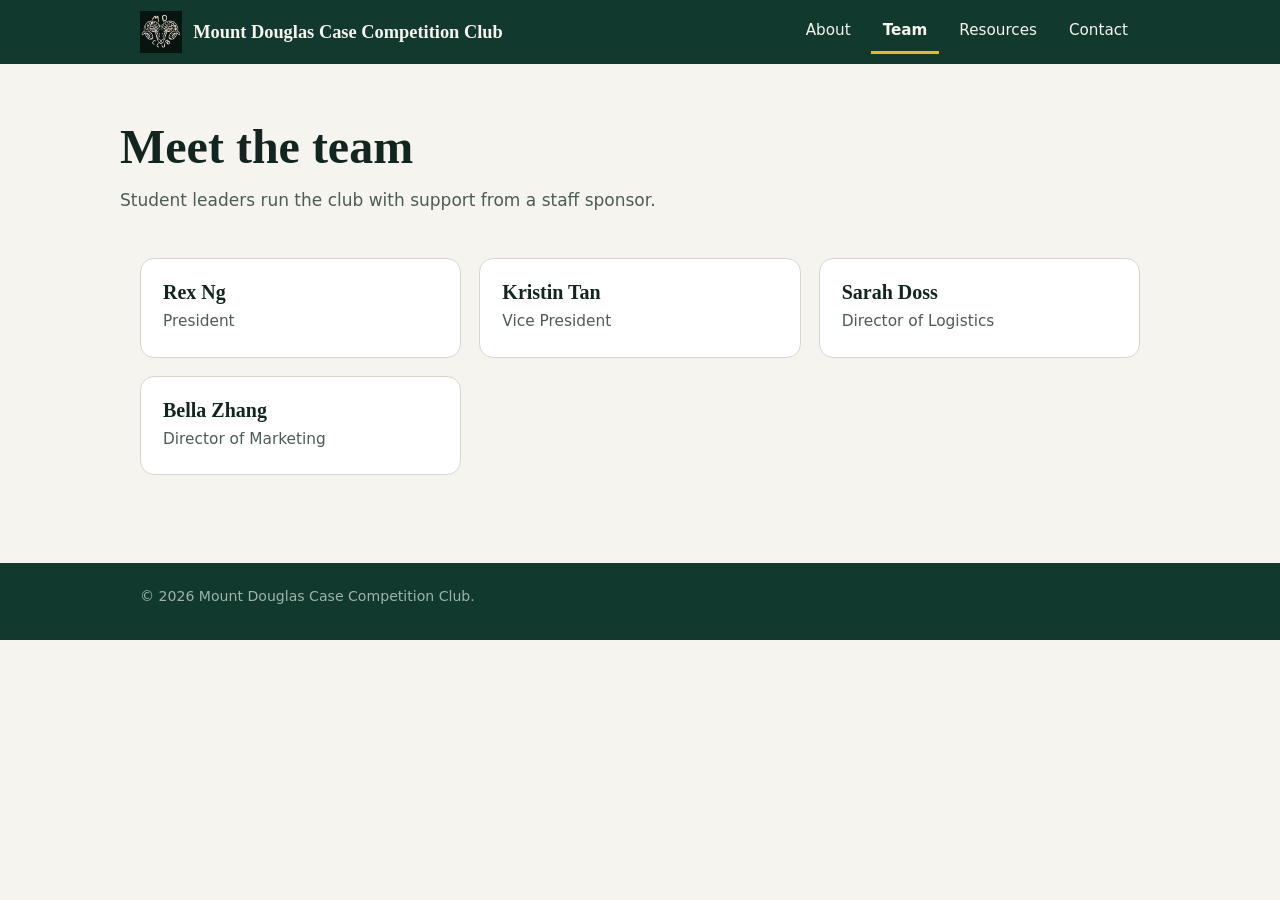
<file: team.html>
<!DOCTYPE html>
<html lang="en">
<head>
<meta charset="utf-8">
<meta http-equiv="refresh" content="0; url=team/">
<link rel="canonical" href="team/">
<title>Redirecting…</title>
</head>
<body>
<p>Redirecting to <a href="team/">/team/</a>…</p>
</body>
</html>
</file>
<file: style.css>
:root{--bg:#f6f4ee;--surface:#fff;--ink:#12261f;--muted:#4b5d55;--line:#d9d6c9;--hero:#12392d;--herotext:#f6f4ee;--gold:#f0b429;--goldink:#12261f;--accent:#1b7a5a;--ph:#fff3c4}
@media (prefers-color-scheme:dark){:root{--bg:#0c1713;--surface:#14261f;--ink:#edf3ef;--muted:#a2b5ab;--line:#25403a;--hero:#071410;--accent:#4fc79d;--ph:#4a3f10}}
*,*::before,*::after{box-sizing:border-box}
body{margin:0;background:var(--bg);color:var(--ink);font:400 17px/1.65 "DM Sans",system-ui,sans-serif}
h1,h2,h3{font-family:Fraunces,Georgia,serif;line-height:1.12;margin:0}
a{color:inherit}
.wrap{max-width:1040px;margin:0 auto;padding:0 20px}
header{position:sticky;top:0;z-index:5;background:var(--hero);color:var(--herotext)}
header .wrap{display:flex;align-items:center;justify-content:space-between;gap:8px 24px;min-height:64px;flex-wrap:wrap;padding-block:8px}
.logo{display:inline-flex;align-items:center;gap:.7rem;font-family:Fraunces,Georgia,serif;font-weight:800;font-size:1.15rem;text-decoration:none;line-height:1.2}
.logo img{width:42px;height:42px;object-fit:contain;flex-shrink:0}
.logo span{display:inline-block}
nav{display:flex;gap:4px 8px;flex-wrap:wrap}
nav a{text-decoration:none;font-size:.95rem;font-weight:500;padding:8px 12px;border-bottom:3px solid transparent}
nav a:hover{border-color:rgba(240,180,41,.5)}
nav a[aria-current=page]{border-color:var(--gold);font-weight:700}
nav a:focus-visible,.logo:focus-visible{outline:2px solid var(--gold);outline-offset:2px}
.hero{background:var(--hero);color:var(--herotext);padding:76px 0 84px;background-image:radial-gradient(circle at 88% 15%,rgba(240,180,41,.2),transparent 45%)}
.hero h1{font-size:clamp(2.3rem,6.5vw,4.1rem);font-weight:800;max-width:16ch}
.hero p{font-size:1.2rem;max-width:52ch;margin:22px 0 0;color:#cfdcd5}
.page-title{padding:56px 0 8px}
.page-title h1{font-size:clamp(2rem,5vw,3rem);font-weight:800}
section{padding:48px 0}
h2{font-size:clamp(1.6rem,3.6vw,2.2rem);font-weight:800;max-width:22ch}
.intro{color:var(--muted);max-width:60ch;margin:12px 0 28px}
.cards{display:grid;grid-template-columns:repeat(auto-fill,minmax(250px,1fr));gap:18px}
.card{background:var(--surface);border:1px solid var(--line);border-radius:14px;padding:22px}
.card h3{font-size:1.25rem;margin-bottom:6px}
.card p{margin:0;color:var(--muted);font-size:.96rem}
.band{background:var(--surface);border-block:1px solid var(--line)}
.two{display:grid;grid-template-columns:repeat(auto-fit,minmax(280px,1fr));gap:40px}
.step{border-left:5px solid var(--accent);padding:2px 0 2px 20px;margin-bottom:22px}
.step h3{font-size:1.25rem;margin-bottom:4px}
.step p{margin:0;color:var(--muted)}
.ph{background:var(--ph);padding:0 5px;border-radius:4px;color:var(--ink)}
.btn{display:inline-block;background:var(--gold);color:var(--goldink);font-weight:700;text-decoration:none;padding:12px 22px;border-radius:99px;margin-top:8px}
.btn:hover,.btn:focus-visible{outline:3px solid var(--accent);outline-offset:2px}
.wrapt{overflow-x:auto;border:1px solid var(--line);border-radius:10px;background:var(--surface)}
table{border-collapse:collapse;width:100%;min-width:520px;font-size:.95rem}
th,td{text-align:left;vertical-align:top;padding:10px 14px;border-bottom:1px solid var(--line)}
th{background:var(--bg)}tr:last-child td{border-bottom:0}
ul{padding-left:22px;margin:8px 0}li{margin:5px 0}
.contact-box{background:var(--hero);color:var(--herotext);border-radius:14px;padding:32px}
.contact-box h2{color:var(--herotext)}
.contact-box p{color:#cfdcd5;margin:8px 0}
.contact-box a{color:var(--gold);font-weight:700}
footer{margin-top:40px;background:var(--hero);color:#9db4a9;font-size:.88rem;padding:22px 0 32px}
</file>
